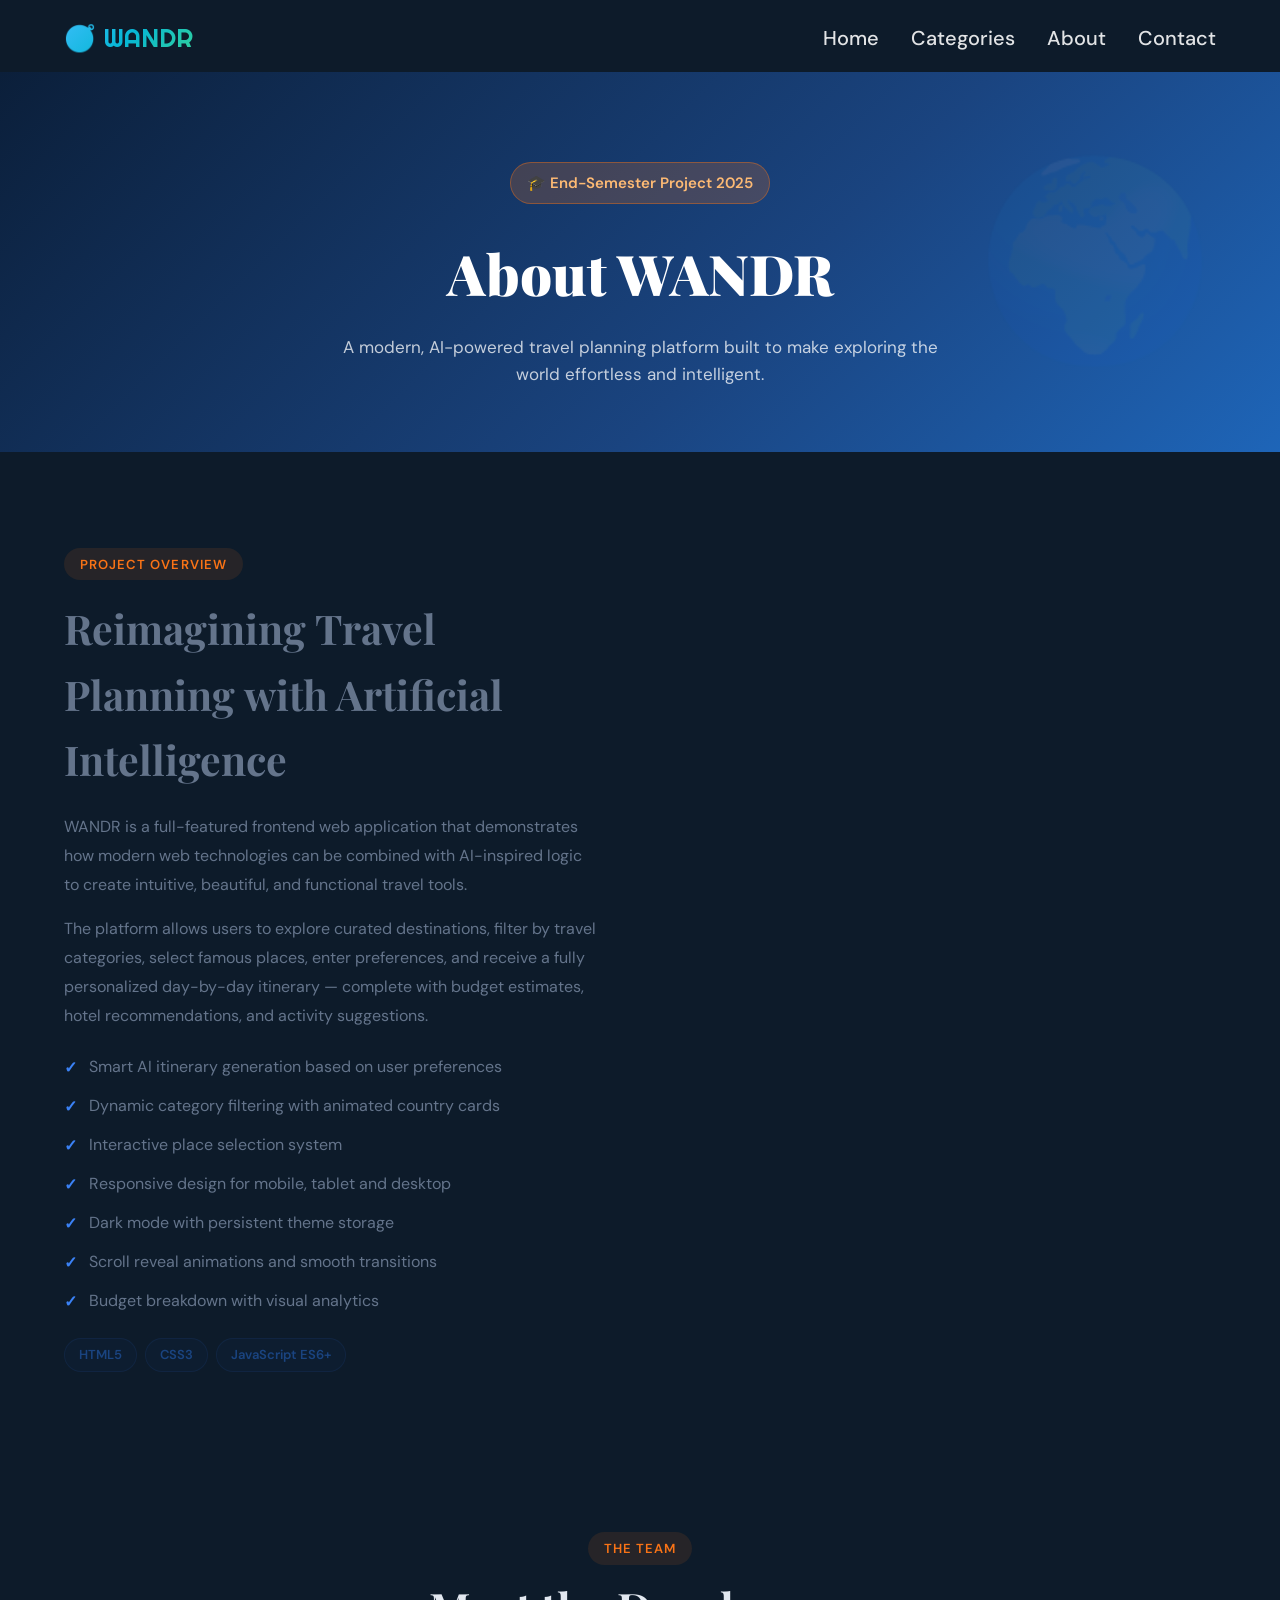
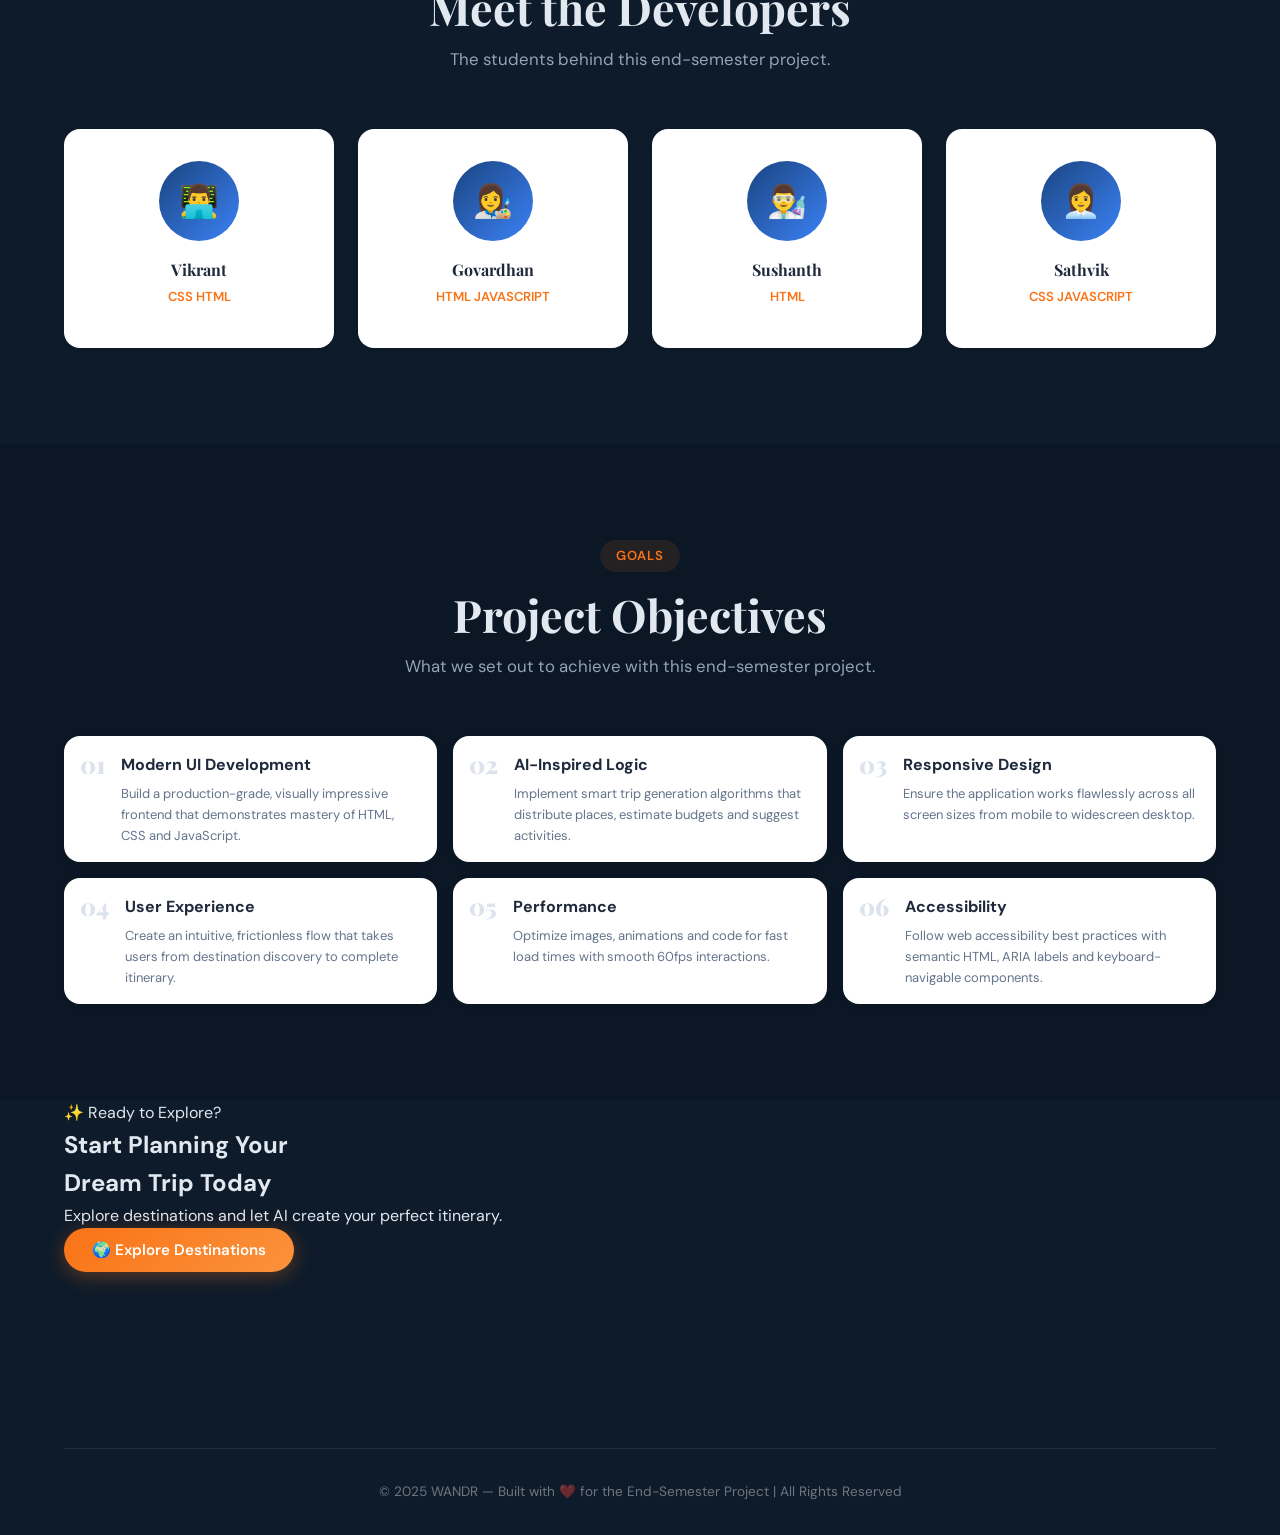
<file: about.html>
<!DOCTYPE html>
<html lang="en" data-theme="dark">
<head>
  <meta charset="UTF-8">
  <meta name="viewport" content="width=device-width, initial-scale=1.0">
  <title>About — WANDR</title>
  <link rel="stylesheet" href="style.css">
  <link rel="stylesheet" href="pages.css">
  <style>
    body { 
      padding-top: 72px; 
    }
    .about-hero {
      background: linear-gradient(135deg, #0b1f3a 0%, #1a4480 60%, #1e65b8 100%);
      padding: 90px 5% 64px; 
      text-align: center; 
      color: #ffff; 
      position: relative; 
      overflow: hidden;
    }
    .about-hero::before { 
      content: '🌍'; 
      position: absolute; 
      right: 5%; 
      top: 50%; 
      transform: translateY(-50%); 
      font-size: 192px; 
      opacity: 0.05; 
      pointer-events: none; 
    }
    .about-hero h1 { 
      font-family: 'Playfair Display', Georgia, serif; 
      font-size: clamp(33px, 5vw, 56px); 
      font-weight: 900; 
      margin-bottom: 16px; 
    }
    .about-hero p { 
      color: rgba(255,255,255,0.75); 
      font-size: 17px; 
      max-width: 600px; 
      margin: 0 auto; 
    }
    .about-badge { 
      display: inline-block; 
      background: rgba(249,115,22,0.2); 
      border: 1px solid rgba(249,115,22,0.4); 
      color: #fdba74; 
      padding: 8px 16px; 
      border-radius: 50px; 
      font-size: 15px; 
      font-weight: 600;; 
      margin-bottom: 24px; 
    }
    .features-list { 
      list-style: none; 
      margin-top: 24px; 
    }
    .features-list li { 
      display: flex; 
      align-items: flex-start; 
      gap: 12px; 
      margin-bottom: 14px; 
      font-size: 16px; 
      color: #64748b; 
      line-height: 1.5; 
    }
    .features-list li::before { 
      content: '✓'; 
      color: #3b82f6; 
      font-weight: 700; 
      flex-shrink: 0; 
      margin-top: 1px; 
    }
  </style>
</head>
<body id="about-page">

<nav class="navbar scrolled" id="navbar">
  <div class="nav-logo" onclick="goHome()" style="cursor:pointer">🧭 WANDR</div>
  <ul class="nav-links">
    <li><a href="index.html">Home</a></li>
    <li><a href="#categories">Categories</a></li>
    <li><a href="about.html">About</a></li>
    <li><a href="contact.html">Contact</a></li>
  </ul>
  <div class="nav-toggle"><span></span><span></span><span></span></div>
</nav>

<div class="about-hero">
  <div class="about-badge">🎓 End-Semester Project 2025</div>
  <h1>About WANDR</h1>
  <p>A modern, AI-powered travel planning platform built to make exploring the world effortless and intelligent.</p>
</div>

<!-- About Section -->
<section class="about-section">
  <div class="about-grid">
    <div class="about-text reveal">
      <div class="section-tag">Project Overview</div>
      <h2>Reimagining Travel Planning with Artificial Intelligence</h2>
      <p>WANDR is a full-featured frontend web application that demonstrates how modern web technologies can be combined with AI-inspired logic to create intuitive, beautiful, and functional travel tools.</p>
      <p>The platform allows users to explore curated destinations, filter by travel categories, select famous places, enter preferences, and receive a fully personalized day-by-day itinerary — complete with budget estimates, hotel recommendations, and activity suggestions.</p>
      <div class="features-list">
        <li>Smart AI itinerary generation based on user preferences</li>
        <li>Dynamic category filtering with animated country cards</li>
        <li>Interactive place selection system</li>
        <li>Responsive design for mobile, tablet and desktop</li>
        <li>Dark mode with persistent theme storage</li>
        <li>Scroll reveal animations and smooth transitions</li>
        <li>Budget breakdown with visual analytics</li>
      </div>
      <div class="tech-tags" style="margin: top 32px;">
        <span class="tech-tag">HTML5</span>
        <span class="tech-tag">CSS3</span>
        <span class="tech-tag">JavaScript ES6+</span>
      </div>
    </div>
  </div>
</section>

<!-- Team -->
<section class="team-section">
  <div class="section-header">
    <div class="section-tag">The Team</div>
    <h2 class="section-title">Meet the Developers</h2>
    <p class="section-sub">The students behind this end-semester project.</p>
  </div>
  <div class="team-grid">
    <div class="team-card reveal">
      <div class="team-avatar">👨‍💻</div>
      <div class="team-name">Vikrant</div>
      <div class="team-role">CSS HTML</div>
    </div>
    <div class="team-card reveal reveal-delay-1">
      <div class="team-avatar">👩‍🎨</div>
      <div class="team-name">Govardhan</div>
      <div class="team-role">HTML JAVASCRIPT</div>
    </div>
    <div class="team-card reveal reveal-delay-2">
      <div class="team-avatar">👨‍🔬</div>
      <div class="team-name">Sushanth</div>
      <div class="team-role">HTML</div>
    </div>
    <div class="team-card reveal reveal-delay-3">
      <div class="team-avatar">👩‍💼</div>
      <div class="team-name">Sathvik</div>
      <div class="team-role">CSS JAVASCRIPT</div>
    </div>
  </div>
</section>

<!-- Objectives -->
<section class="objectives-section">
  <div class="section-header">
    <div class="section-tag">Goals</div>
    <h2 class="section-title">Project Objectives</h2>
    <p class="section-sub">What we set out to achieve with this end-semester project.</p>
  </div>
  <div class="objectives-grid">
    <div class="obj-card reveal">
      <div class="obj-num">01</div>
      <div class="obj-text"><h4>Modern UI Development</h4><p>Build a production-grade, visually impressive frontend that demonstrates mastery of HTML, CSS and JavaScript.</p></div>
    </div>
    <div class="obj-card reveal reveal-delay-1">
      <div class="obj-num">02</div>
      <div class="obj-text"><h4>AI-Inspired Logic</h4><p>Implement smart trip generation algorithms that distribute places, estimate budgets and suggest activities.</p></div>
    </div>
    <div class="obj-card reveal reveal-delay-2">
      <div class="obj-num">03</div>
      <div class="obj-text"><h4>Responsive Design</h4><p>Ensure the application works flawlessly across all screen sizes from mobile to widescreen desktop.</p></div>
    </div>
    <div class="obj-card reveal">
      <div class="obj-num">04</div>
      <div class="obj-text"><h4>User Experience</h4><p>Create an intuitive, frictionless flow that takes users from destination discovery to complete itinerary.</p></div>
    </div>
    <div class="obj-card reveal reveal-delay-1">
      <div class="obj-num">05</div>
      <div class="obj-text"><h4>Performance</h4><p>Optimize images, animations and code for fast load times with smooth 60fps interactions.</p></div>
    </div>
    <div class="obj-card reveal reveal-delay-2">
      <div class="obj-num">06</div>
      <div class="obj-text"><h4>Accessibility</h4><p>Follow web accessibility best practices with semantic HTML, ARIA labels and keyboard-navigable components.</p></div>
    </div>
  </div>
</section>

<!-- CTA -->
<div class="cta-section" style="margin:0 5% 6rem">
  <div>
    <div class="cta-tag">✨ Ready to Explore?</div>
    <h2>Start Planning Your<br>Dream Trip Today</h2>
    <p>Explore destinations and let AI create your perfect itinerary.</p>
  </div>
  <div class="cta-actions">
    <button class="btn btn-primary" onclick="goHome()">🌍 Explore Destinations</button>
  </div>
</div>

<footer>
  <div class="footer-bottom">
    <p>© 2025 WANDR — Built with ❤️ for the End-Semester Project | All Rights Reserved</p>
  </div>
</footer>

<script src="pages.js"></script>
</body>
</html>
</file>
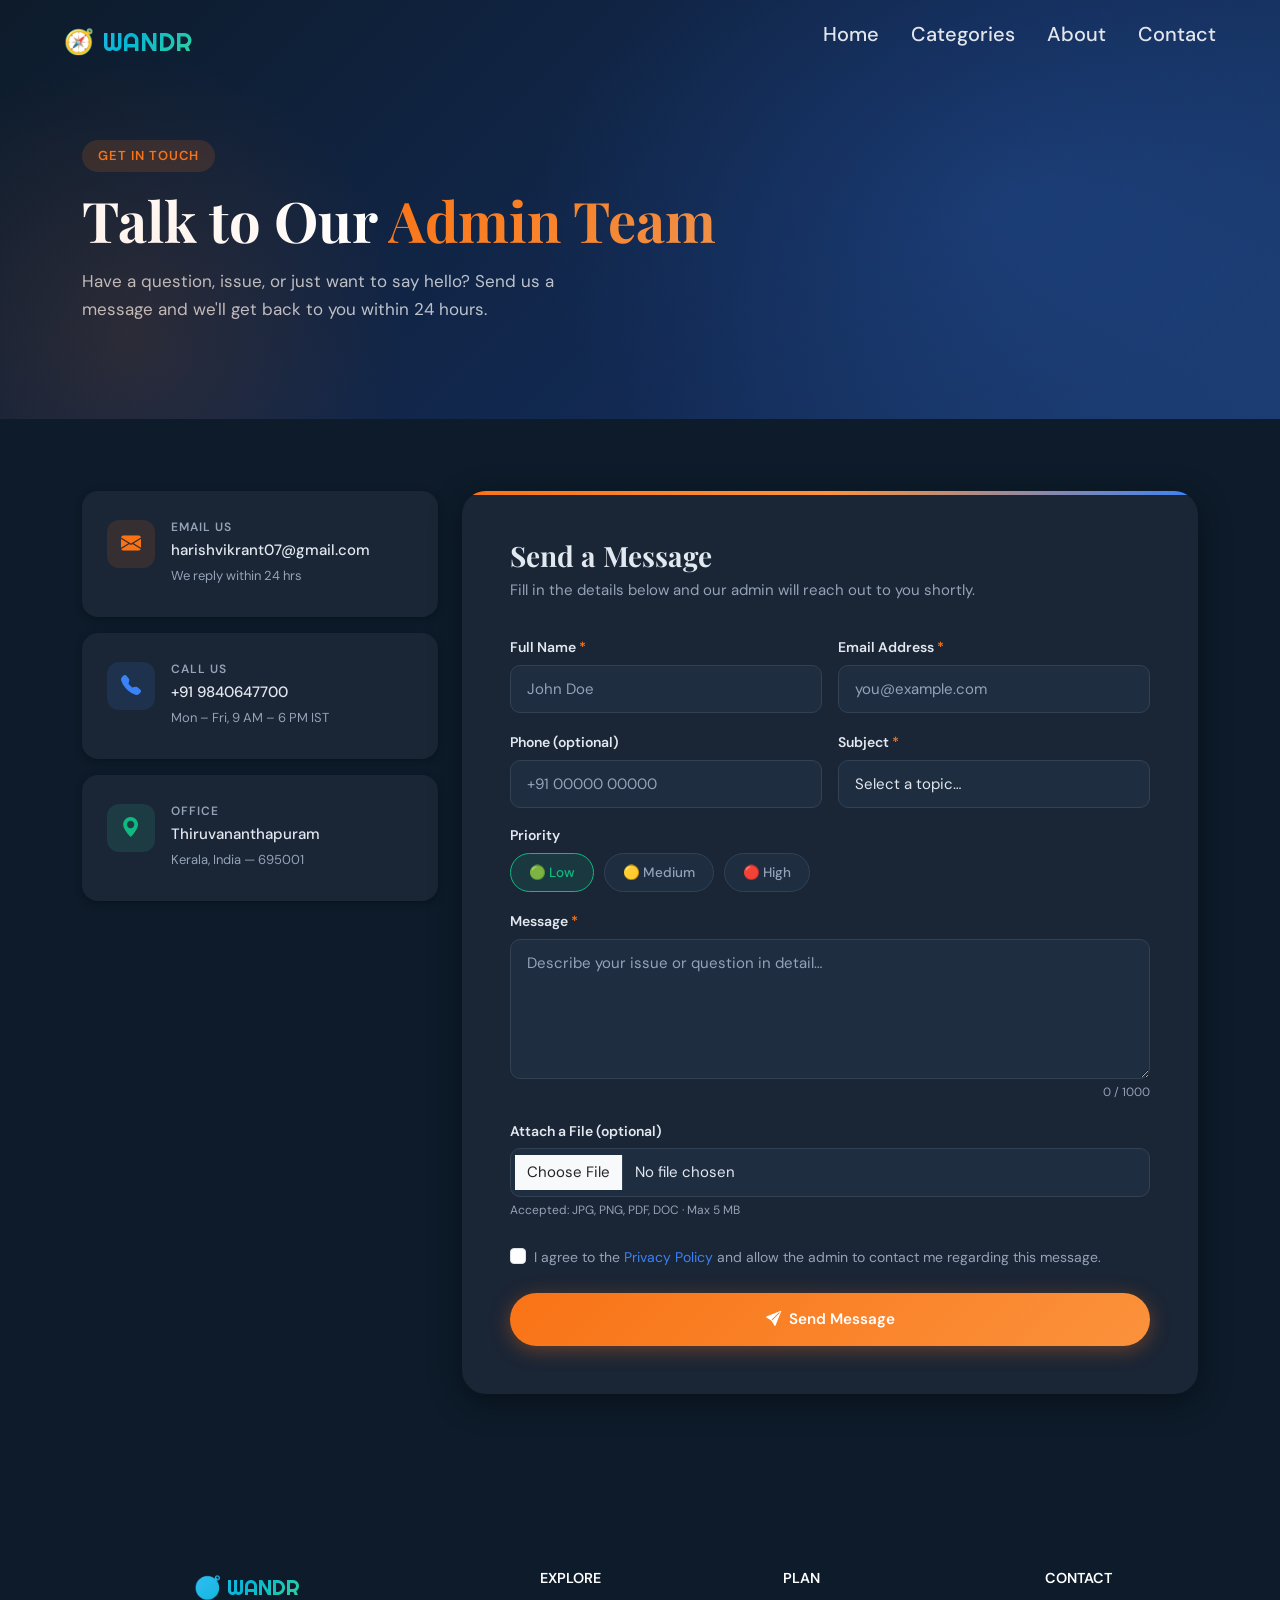
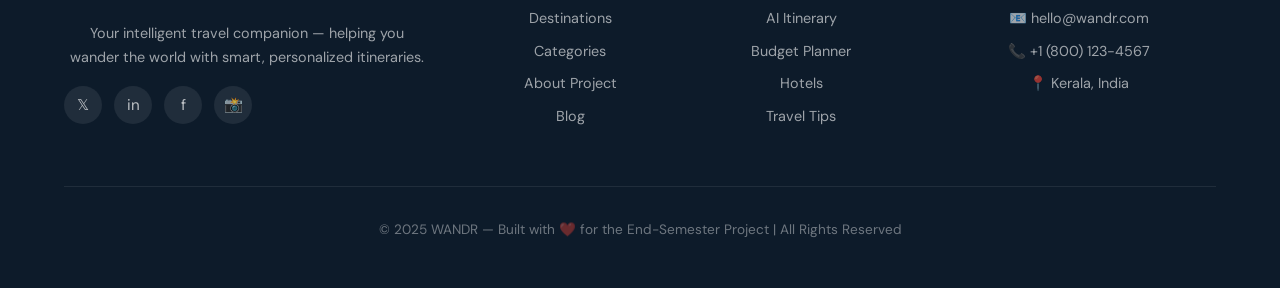
<file: contact.html>
<!DOCTYPE html>
<html lang="en" data-theme="dark">
<head>
  <meta charset="UTF-8" />
  <meta name="viewport" content="width=device-width, initial-scale=1.0" />
  <title>Contact Us</title>

  <!-- Google Fonts -->
  <link rel="preconnect" href="https://fonts.googleapis.com" />
  <link rel="preconnect" href="https://fonts.gstatic.com" crossorigin />
  <link href="https://fonts.googleapis.com/css2?family=Righteous&family=Playfair+Display:wght@400;600;700;900&family=DM+Sans:wght@300;400;500;600&display=swap" rel="stylesheet" />

  <!-- Bootstrap 5 -->
  <link href="https://cdn.jsdelivr.net/npm/bootstrap@5.3.3/dist/css/bootstrap.min.css" rel="stylesheet" />

  <!-- Bootstrap Icons -->
  <link href="https://cdn.jsdelivr.net/npm/bootstrap-icons@1.11.3/font/bootstrap-icons.min.css" rel="stylesheet" />

  <style>
    /* ── Design tokens (matching styles.css) ── */
    :root {
      --navy:         #0b1f3a;
      --navy-mid:     #122952;
      --blue:         #1a4480;
      --sky:          #3b82f6;
      --orange:       #f97316;
      --amber:        #fb923c;
      --white:        #ffffff;
      --off-white:    #f8fafc;
      --gray-100:     #f1f5f9;
      --gray-300:     #cbd5e1;
      --gray-500:     #64748b;
      --text:         #1e293b;
      --text-light:   #64748b;
      --card-bg:      #ffffff;
      --shadow-sm:    0 2px 8px rgba(0,0,0,0.08);
      --shadow-md:    0 8px 32px rgba(0,0,0,0.12);
      --shadow-lg:    0 20px 60px rgba(0,0,0,0.18);
      --radius-md:    16px;
      --transition:   all 0.35s cubic-bezier(0.4,0,0.2,1);
      --font-display: 'Playfair Display', Georgia, serif;
      --font-body:    'DM Sans', -apple-system, sans-serif;
      --font-logo:    'Righteous', cursive;
    }
    [data-theme="dark"] {
      --navy:       #0d1b2a;
      --card-bg:    #1a2535;
      --off-white:  #0d1b2a;
      --gray-100:   #1e2d40;
      --gray-300:   #334155;
      --gray-500:   #94a3b8;
      --text:       #e2e8f0;
      --text-light: #94a3b8;
      --shadow-sm:  0 2px 8px rgba(0,0,0,0.3);
      --shadow-md:  0 8px 32px rgba(0,0,0,0.4);
    }

    *, *::before, *::after { box-sizing: border-box; margin: 0; padding: 0; }
    body {
      font-family: var(--font-body);
      background: var(--off-white);
      color: var(--text);
      min-height: 100vh;
      overflow-x: hidden;
      transition: background 0.3s, color 0.3s;
    }
    /* ── Hero banner ── */
    .contact-hero {
      background: linear-gradient(135deg, var(--navy) 0%, var(--navy-mid) 60%, #1a3a6e 100%);
      padding: 140px 5% 80px;
      position: relative;
      overflow: hidden;
    }
    .contact-hero::before {
      content: '';
      position: absolute;
      inset: 0;
      background:
        radial-gradient(ellipse 700px 500px at 80% 50%, rgba(59,130,246,0.18) 0%, transparent 70%),
        radial-gradient(ellipse 400px 400px at 10% 80%, rgba(249,115,22,0.12) 0%, transparent 70%);
      pointer-events: none;
    }
    .contact-hero .section-tag {
      display: inline-block;
      background: rgba(249,115,22,0.15);
      color: #f97316;
      padding: 5.6px 16px;
      border-radius: 50px;
      font-size: 13px;
      font-weight: 600;
      letter-spacing: 0.08em;
      text-transform: uppercase;
      margin-bottom: 16px;
    }
    .contact-hero h1 {
      font-family: var(--font-display);
      font-size: clamp(36px, 5vw, 56px);
      font-weight: 700;
      color: #ffffff;
      line-height: 1.15;
      margin-bottom: 16px;
    }
    .contact-hero h1 span {
      background: linear-gradient(135deg, #f97316, #fb923c);
      -webkit-background-clip: text;
      -webkit-text-fill-color: transparent;
      background-clip: text;
    }
    .contact-hero p {
      font-size: 17px;
      color: rgba(255,255,255,0.72);
      max-width: 520px;
    }

    /* ── Main section ── */
    .contact-section {
      padding: 72px 5% 96px;
    }

    /* ── Info cards ── */
    .info-card {
      background: var(--card-bg);
      border-radius: var(--radius-md);
      box-shadow: var(--shadow-sm);
      padding: 28px 24px;
      display: flex;
      align-items: flex-start;
      gap: 16px;
      transition: var(--transition);
      border: 1px solid transparent;
    }
    .info-card:hover {
      transform: translateY(-4px);
      box-shadow: var(--shadow-md);
      border-color: rgba(59,130,246,0.15);
    }
    .info-icon {
      width: 48px;
      height: 48px;
      border-radius: 12px;
      display: flex;
      align-items: center;
      justify-content: center;
      font-size: 20px;
      flex-shrink: 0;
    }
    .info-icon.orange { background: rgba(249,115,22,0.12); color: #f97316; }
    .info-icon.blue   { background: rgba(59,130,246,0.12);  color: #3b82f6; }
    .info-icon.green  { background: rgba(52,211,153,0.12);  color: #10b981; }
    .info-card h6 {
      font-size: 12px;
      font-weight: 600;
      text-transform: uppercase;
      letter-spacing: 0.08em;
      color: var(--text-light);
      margin-bottom: 4px;
    }
    .info-card p {
      font-size: 15px;
      font-weight: 500;
      color: var(--text);
      margin: 0;
    }
    .info-card small {
      font-size: 13px;
      color: var(--text-light);
    }

    /* ── Form card ── */
    .form-card {
      background: var(--card-bg);
      border-radius: 24px;
      box-shadow: var(--shadow-md);
      padding: 48px;
      position: relative;
      overflow: hidden;
    }
    .form-card::before {
      content: '';
      position: absolute;
      top: 0; left: 0; right: 0;
      height: 4px;
      background: linear-gradient(90deg, #f97316, #fb923c, #3b82f6);
    }
    .form-card h2 {
      font-family: var(--font-display);
      font-size: 28px;
      font-weight: 700;
      color: var(--text);
      margin-bottom: 6px;
    }
    .form-card .subtitle {
      font-size: 15px;
      color: var(--text-light);
      margin-bottom: 32px;
    }

    /* Bootstrap form overrides */
    .form-label {
      font-size: 14px;
      font-weight: 600;
      color: var(--text);
      margin-bottom: 6px;
    }
    .form-control, .form-select {
      background: var(--gray-100);
      border: 1.5px solid var(--gray-300);
      border-radius: 10px;
      color: var(--text);
      font-family: var(--font-body);
      font-size: 15px;
      padding: 12px 16px;
      transition: var(--transition);
    }
    .form-control:focus, .form-select:focus {
      background: var(--card-bg);
      border-color: #3b82f6;
      box-shadow: 0 0 0 3px rgba(59,130,246,0.15);
      color: var(--text);
      outline: none;
    }
    .form-control::placeholder { color: var(--gray-500); }
    textarea.form-control { resize: vertical; min-height: 140px; }
    .form-control.is-invalid { border-color: #ef4444; }
    .invalid-feedback { font-size: 13px; color: #ef4444; }

    /* Priority badges */
    .priority-group {
      display: flex;
      gap: 10px;
      flex-wrap: wrap;
    }
    .priority-btn {
      padding: 8px 18px;
      border-radius: 50px;
      border: 1.5px solid var(--gray-300);
      background: var(--gray-100);
      color: var(--text-light);
      font-family: var(--font-body);
      font-size: 13.5px;
      font-weight: 500;
      cursor: pointer;
      transition: var(--transition);
    }
    .priority-btn:hover { border-color: #3b82f6; color: #3b82f6; }
    .priority-btn.active-low    { background: rgba(16,185,129,0.12); border-color: #10b981; color: #10b981; }
    .priority-btn.active-medium { background: rgba(249,115,22,0.12); border-color: #f97316; color: #f97316; }
    .priority-btn.active-high   { background: rgba(239,68,68,0.12);  border-color: #ef4444; color: #ef4444; }

    /* Submit button */
    .btn-submit {
      background: linear-gradient(135deg, #f97316, #fb923c);
      color: #ffffff;
      border: none;
      border-radius: 50px;
      padding: 14px 36px;
      font-family: var(--font-body);
      font-size: 15.2px;
      font-weight: 600;
      box-shadow: 0 4px 20px rgba(249,115,22,0.35);
      transition: var(--transition);
      width: 100%;
      display: flex;
      align-items: center;
      justify-content: center;
      gap: 8px;
    }
    .btn-submit:hover:not(:disabled) {
      transform: translateY(-3px);
      box-shadow: 0 8px 30px rgba(249,115,22,0.45);
    }
    .btn-submit:disabled { opacity: 0.7; cursor: not-allowed; }

    /* char counter */
    .char-counter {
      font-size: 12px;
      color: var(--text-light);
      text-align: right;
      margin-top: 4px;
    }
    .char-counter.warn { color: #f97316; }
    .char-counter.over { color: #ef4444; }

    /* ── Success state ── */
    .success-overlay {
      display: none;
      flex-direction: column;
      align-items: center;
      justify-content: center;
      text-align: center;
      padding: 48px 24px;
    }
    .success-overlay.show { display: flex; }
    .success-icon {
      width: 80px; height: 80px;
      border-radius: 50%;
      background: linear-gradient(135deg, #10b981, #34d399);
      display: flex; align-items: center; justify-content: center;
      font-size: 36px; color: #fff;
      margin-bottom: 24px;
      animation: popIn 0.5s cubic-bezier(0.34,1.56,0.64,1);
    }
    @keyframes popIn {
      from { transform: scale(0); opacity: 0; }
      to   { transform: scale(1); opacity: 1; }
    }
    .success-overlay h3 {
      font-family: var(--font-display);
      font-size: 26px;
      font-weight: 700;
      color: var(--text);
      margin-bottom: 10px;
    }
    .success-overlay p {
      font-size: 15px;
      color: var(--text-light);
      max-width: 340px;
      margin-bottom: 24px;
    }
    .btn-reset {
      background: transparent;
      color: #3b82f6;
      border: 2px solid #3b82f6;
      border-radius: 50px;
      padding: 10px 28px;
      font-family: var(--font-body);
      font-size: 14px;
      font-weight: 600;
      cursor: pointer;
      transition: var(--transition);
    }
    .btn-reset:hover { background: #3b82f6; color: #fff; }

    /* ── Toast ── */
    .custom-toast {
      position: fixed;
      bottom: 80px; right: 24px;
      z-index: 9000;
      background: var(--navy);
      color: #ffffff;
      padding: 13.6px 24px;
      border-radius: 8px;
      box-shadow: var(--shadow-md);
      font-size: 14.4px;
      font-weight: 500;
      border-left: 4px solid #f97316;
      transform: translateX(140%);
      transition: transform 0.4s cubic-bezier(0.4,0,0.2,1);
      min-width: 240px;
    }
    .custom-toast.show { transform: translateX(0); }

    /* ── Footer ── */
    footer {
      background: var(--navy);
      color: rgba(255,255,255,0.75);
      padding: 40px 5% 24px;
      text-align: center;
    }
    footer .nav-logo {
      font-family: var(--font-logo);
      font-size: 22px;
      background: linear-gradient(135deg, #38bdf8 0%, #06b6d4 50%, #34d399 100%);
      -webkit-background-clip: text;
      -webkit-text-fill-color: transparent;
      background-clip: text;
      display: inline-block;
      margin-bottom: 8px;
    }
    footer p {
      font-size: 13.6px;
      color: rgba(255,255,255,0.4);
    }

    /* ── Reveal animation ── */
    .reveal {
      opacity: 0;
      transform: translateY(32px);
      transition: opacity 0.65s ease, transform 0.65s ease;
    }
    .reveal.visible { opacity: 1; transform: translateY(0); }
    .reveal-delay-1 { transition-delay: 0.1s; }
    .reveal-delay-2 { transition-delay: 0.2s; }
    .reveal-delay-3 { transition-delay: 0.3s; }

    @media (max-width: 768px) {
      .form-card { padding: 28px 20px; }
      .contact-section { padding: 48px 5% 64px; }
    }
  </style>
</head>
<body>

<head>
  <meta charset="UTF-8">
  <meta name="viewport" content="width=device-width, initial-scale=1.0">
  <title>WANDR — Plan Your Dream Trip</title>
  <link rel="stylesheet" href="style.css">
  <link rel="stylesheet" href="home.css">
</head>

  <!-- ── Navbar ── -->
<nav class="navbar" id="navbar">
  <div class="nav-logo">
    <span class="logo-icon">🧭</span>
    WANDR
  </div>
  <ul class="nav-links">
    <li><a href="index.html">Home</a></li>
    <li><a href="#categories">Categories</a></li>
    <li><a href="about.html">About</a></li>
    <li><a href="contact.html">Contact</a></li>
  </ul>
  <div class="nav-toggle" aria-label="Menu">
    <span></span><span></span><span></span>
  </div>
</nav>

  <!-- ── Hero ── -->
  <section class="contact-hero">
    <div class="container">
      <div class="section-tag">Get in Touch</div>
      <h1>Talk to Our <span>Admin Team</span></h1>
      <p>Have a question, issue, or just want to say hello? Send us a message and we'll get back to you within 24 hours.</p>
    </div>
  </section>

  <!-- ── Main Content ── -->
  <section class="contact-section">
    <div class="container">
      <div class="row g-4 align-items-start">

        <!-- Left: info cards -->
        <div class="col-lg-4">
          <div class="d-flex flex-column gap-3">

            <div class="info-card reveal">
              <div class="info-icon orange"><i class="bi bi-envelope-fill"></i></div>
              <div>
                <h6>Email Us</h6>
                <p>harishvikrant07@gmail.com</p>
                <small>We reply within 24 hrs</small>
              </div>
            </div>

            <div class="info-card reveal reveal-delay-1">
              <div class="info-icon blue"><i class="bi bi-telephone-fill"></i></div>
              <div>
                <h6>Call Us</h6>
                <p>+91 9840647700</p>
                <small>Mon – Fri, 9 AM – 6 PM IST</small>
              </div>
            </div>

            <div class="info-card reveal reveal-delay-2">
              <div class="info-icon green"><i class="bi bi-geo-alt-fill"></i></div>
              <div>
                <h6>Office</h6>
                <p>Thiruvananthapuram</p>
                <small>Kerala, India — 695001</small>
              </div>
            </div>

          </div>
        </div>

        <!-- Right: form -->
        <div class="col-lg-8 reveal reveal-delay-1">
          <div class="form-card">

            <!-- Form view -->
            <div id="formView">
              <h2>Send a Message</h2>
              <p class="subtitle">Fill in the details below and our admin will reach out to you shortly.</p>

              <form id="contactForm" novalidate>

                <!-- Name + Email -->
                <div class="row g-3 mb-3">
                  <div class="col-sm-6">
                    <label class="form-label" for="fullName">Full Name <span style="color:#f97316">*</span></label>
                    <input type="text" class="form-control" id="fullName" placeholder="John Doe" required />
                    <div class="invalid-feedback">Please enter your name.</div>
                  </div>
                  <div class="col-sm-6">
                    <label class="form-label" for="email">Email Address <span style="color:#f97316">*</span></label>
                    <input type="email" class="form-control" id="email" placeholder="you@example.com" required />
                    <div class="invalid-feedback">Enter a valid email address.</div>
                  </div>
                </div>

                <!-- Phone + Subject -->
                <div class="row g-3 mb-3">
                  <div class="col-sm-6">
                    <label class="form-label" for="phone">Phone (optional)</label>
                    <input type="tel" class="form-control" id="phone" placeholder="+91 00000 00000" />
                  </div>
                  <div class="col-sm-6">
                    <label class="form-label" for="subject">Subject <span style="color:#f97316">*</span></label>
                    <select class="form-select" id="subject" required>
                      <option value="" disabled selected>Select a topic…</option>
                      <option>General Enquiry</option>
                      <option>Technical Support</option>
                      <option>Billing &amp; Payments</option>
                      <option>Account Issue</option>
                      <option>Partnership</option>
                      <option>Other</option>
                    </select>
                    <div class="invalid-feedback">Please choose a subject.</div>
                  </div>
                </div>

                <!-- Priority -->
                <div class="mb-3">
                  <label class="form-label d-block">Priority</label>
                  <div class="priority-group" id="priorityGroup">
                    <button type="button" class="priority-btn active-low" data-val="low">🟢 Low</button>
                    <button type="button" class="priority-btn" data-val="medium">🟡 Medium</button>
                    <button type="button" class="priority-btn" data-val="high">🔴 High</button>
                  </div>
                  <input type="hidden" id="priorityVal" value="low" />
                </div>

                <!-- Message -->
                <div class="mb-3">
                  <label class="form-label" for="message">Message <span style="color:#f97316">*</span></label>
                  <textarea class="form-control" id="message" placeholder="Describe your issue or question in detail…" maxlength="1000" required></textarea>
                  <div class="char-counter" id="charCounter">0 / 1000</div>
                  <div class="invalid-feedback">Please write a message (min 10 characters).</div>
                </div>

                <!-- Attachment -->
                <div class="mb-4">
                  <label class="form-label" for="attachment">Attach a File (optional)</label>
                  <input type="file" class="form-control" id="attachment" accept=".jpg,.jpeg,.png,.pdf,.doc,.docx" />
                  <div style="font-size:12px;color:var(--text-light);margin-top:4px;">Accepted: JPG, PNG, PDF, DOC · Max 5 MB</div>
                </div>

                <!-- Consent -->
                <div class="form-check mb-4">
                  <input class="form-check-input" type="checkbox" id="consent" required />
                  <label class="form-check-label" for="consent" style="font-size:14px;color:var(--text-light);">
                    I agree to the <a href="#" style="color:#3b82f6;">Privacy Policy</a> and allow the admin to contact me regarding this message.
                  </label>
                  <div class="invalid-feedback">You must agree before submitting.</div>
                </div>

                <!-- Submit -->
                <button type="submit" class="btn-submit" id="submitBtn">
                  <i class="bi bi-send-fill"></i>
                  <span id="submitLabel">Send Message</span>
                </button>

              </form>
            </div>

            <!-- Success view -->
            <div class="success-overlay" id="successView">
              <div class="success-icon"><i class="bi bi-check-lg"></i></div>
              <h3>Message Sent!</h3>
              <p>Thank you for reaching out. Our admin team has received your message and will respond within 24 hours.</p>
              <button class="btn-reset" onclick="resetForm()">
                <i class="bi bi-arrow-counterclockwise"></i> Send Another
              </button>
            </div>

          </div>
        </div>

      </div>
    </div>
  </section>

  <!-- ── Footer ── -->
  <footer>
  <div class="footer-grid">
    <div class="footer-brand">
      <div class="nav-logo">🧭 WANDR</div>
      <p>Your intelligent travel companion — helping you wander the world with smart, personalized itineraries.</p>
      <div class="social-links">
        <a href="#" class="social-link">𝕏</a>
        <a href="#" class="social-link">in</a>
        <a href="#" class="social-link">f</a>
        <a href="#" class="social-link">📸</a>
      </div>
    </div>
    <div class="footer-col">
      <h4>Explore</h4>
      <a href="#categories">Destinations</a>
      <a href="#categories">Categories</a>
      <a href="about.html">About Project</a>
      <a href="#">Blog</a>
    </div>
    <div class="footer-col">
      <h4>Plan</h4>
      <a href="#">AI Itinerary</a>
      <a href="#">Budget Planner</a>
      <a href="#">Hotels</a>
      <a href="#">Travel Tips</a>
    </div>
    <div class="footer-col">
      <h4>Contact</h4>
      <a href="#">📧 hello@wandr.com</a>
      <a href="#">📞 +1 (800) 123-4567</a>
      <a href="#">📍 Kerala, India</a>
    </div>
  </div>
  <div class="footer-bottom">
    <p>© 2025 WANDR — Built with ❤️ for the End-Semester Project | All Rights Reserved</p>
  </div>
</footer>


  <!-- Toast -->
  <div class="custom-toast" id="toast"></div>

  <!-- Bootstrap 5 JS -->
  <script src="https://cdn.jsdelivr.net/npm/bootstrap@5.3.3/dist/js/bootstrap.bundle.min.js"></script>

  <script>
    /* ── Navbar scroll ── */
    const navbar = document.getElementById('navbar');
    window.addEventListener('scroll', () => {
      navbar.classList.toggle('scrolled', window.scrollY > 40);
    });

    /* ── Reveal on scroll ── */
    const reveals = document.querySelectorAll('.reveal');
    const observer = new IntersectionObserver(entries => {
      entries.forEach(e => { if (e.isIntersecting) e.target.classList.add('visible'); });
    }, { threshold: 0.12 });
    reveals.forEach(el => observer.observe(el));

    /* ── Priority selector ── */
    const priorityBtns = document.querySelectorAll('.priority-btn');
    const priorityVal  = document.getElementById('priorityVal');
    priorityBtns.forEach(btn => {
      btn.addEventListener('click', () => {
        priorityBtns.forEach(b => b.className = 'priority-btn');
        btn.classList.add('active-' + btn.dataset.val);
        priorityVal.value = btn.dataset.val;
      });
    });

    /* ── Char counter ── */
    const messageEl  = document.getElementById('message');
    const charCounter = document.getElementById('charCounter');
    messageEl.addEventListener('input', () => {
      const len = messageEl.value.length;
      charCounter.textContent = `${len} / 1000`;
      charCounter.className = 'char-counter' + (len > 900 ? ' over' : len > 750 ? ' warn' : '');
    });

    /* ── Toast helper ── */
    function showToast(msg) {
      const toast = document.getElementById('toast');
      toast.textContent = msg;
      toast.classList.add('show');
      setTimeout(() => toast.classList.remove('show'), 3500);
    }

    /* ── Form submit ── */
    const form      = document.getElementById('contactForm');
    const submitBtn = document.getElementById('submitBtn');
    const submitLbl = document.getElementById('submitLabel');

    form.addEventListener('submit', async (e) => {
      e.preventDefault();

      // Custom validation
      let valid = true;
      const fields = ['fullName', 'email', 'subject', 'message', 'consent'];
      fields.forEach(id => {
        const el = document.getElementById(id);
        if (!el.checkValidity()) {
          el.classList.add('is-invalid');
          valid = false;
        } else {
          el.classList.remove('is-invalid');
        }
      });

      // Extra: message min length
      if (messageEl.value.trim().length < 10) {
        messageEl.classList.add('is-invalid');
        valid = false;
      }

      if (!valid) {
        showToast('⚠️ Please fix the highlighted fields.');
        return;
      }

      // File size check
      const fileInput = document.getElementById('attachment');
      if (fileInput.files[0] && fileInput.files[0].size > 5 * 1024 * 1024) {
        showToast('📎 File exceeds 5 MB limit.');
        return;
      }

      // Simulate sending
      submitBtn.disabled = true;
      submitLbl.textContent = 'Sending…';
      submitBtn.querySelector('i').className = 'bi bi-hourglass-split';

      await new Promise(r => setTimeout(r, 1800));

      // Show success
      document.getElementById('formView').style.display = 'none';
      const sv = document.getElementById('successView');
      sv.classList.add('show');
      showToast('✅ Message sent to admin!');
    });

    /* ── Reset form ── */
    function resetForm() {
      form.reset();
      document.getElementById('formView').style.display = '';
      document.getElementById('successView').classList.remove('show');
      submitBtn.disabled = false;
      submitLbl.textContent = 'Send Message';
      submitBtn.querySelector('i').className = 'bi bi-send-fill';
      charCounter.textContent = '0 / 1000';
      charCounter.className = 'char-counter';
      // reset priority
      priorityBtns.forEach(b => b.className = 'priority-btn');
      priorityBtns[0].classList.add('active-low');
      priorityVal.value = 'low';
    }

    // Remove invalid state on input
    document.querySelectorAll('.form-control, .form-select, .form-check-input').forEach(el => {
      el.addEventListener('input', () => el.classList.remove('is-invalid'));
      el.addEventListener('change', () => el.classList.remove('is-invalid'));
    });
  </script>
</body>
</html>
</file>
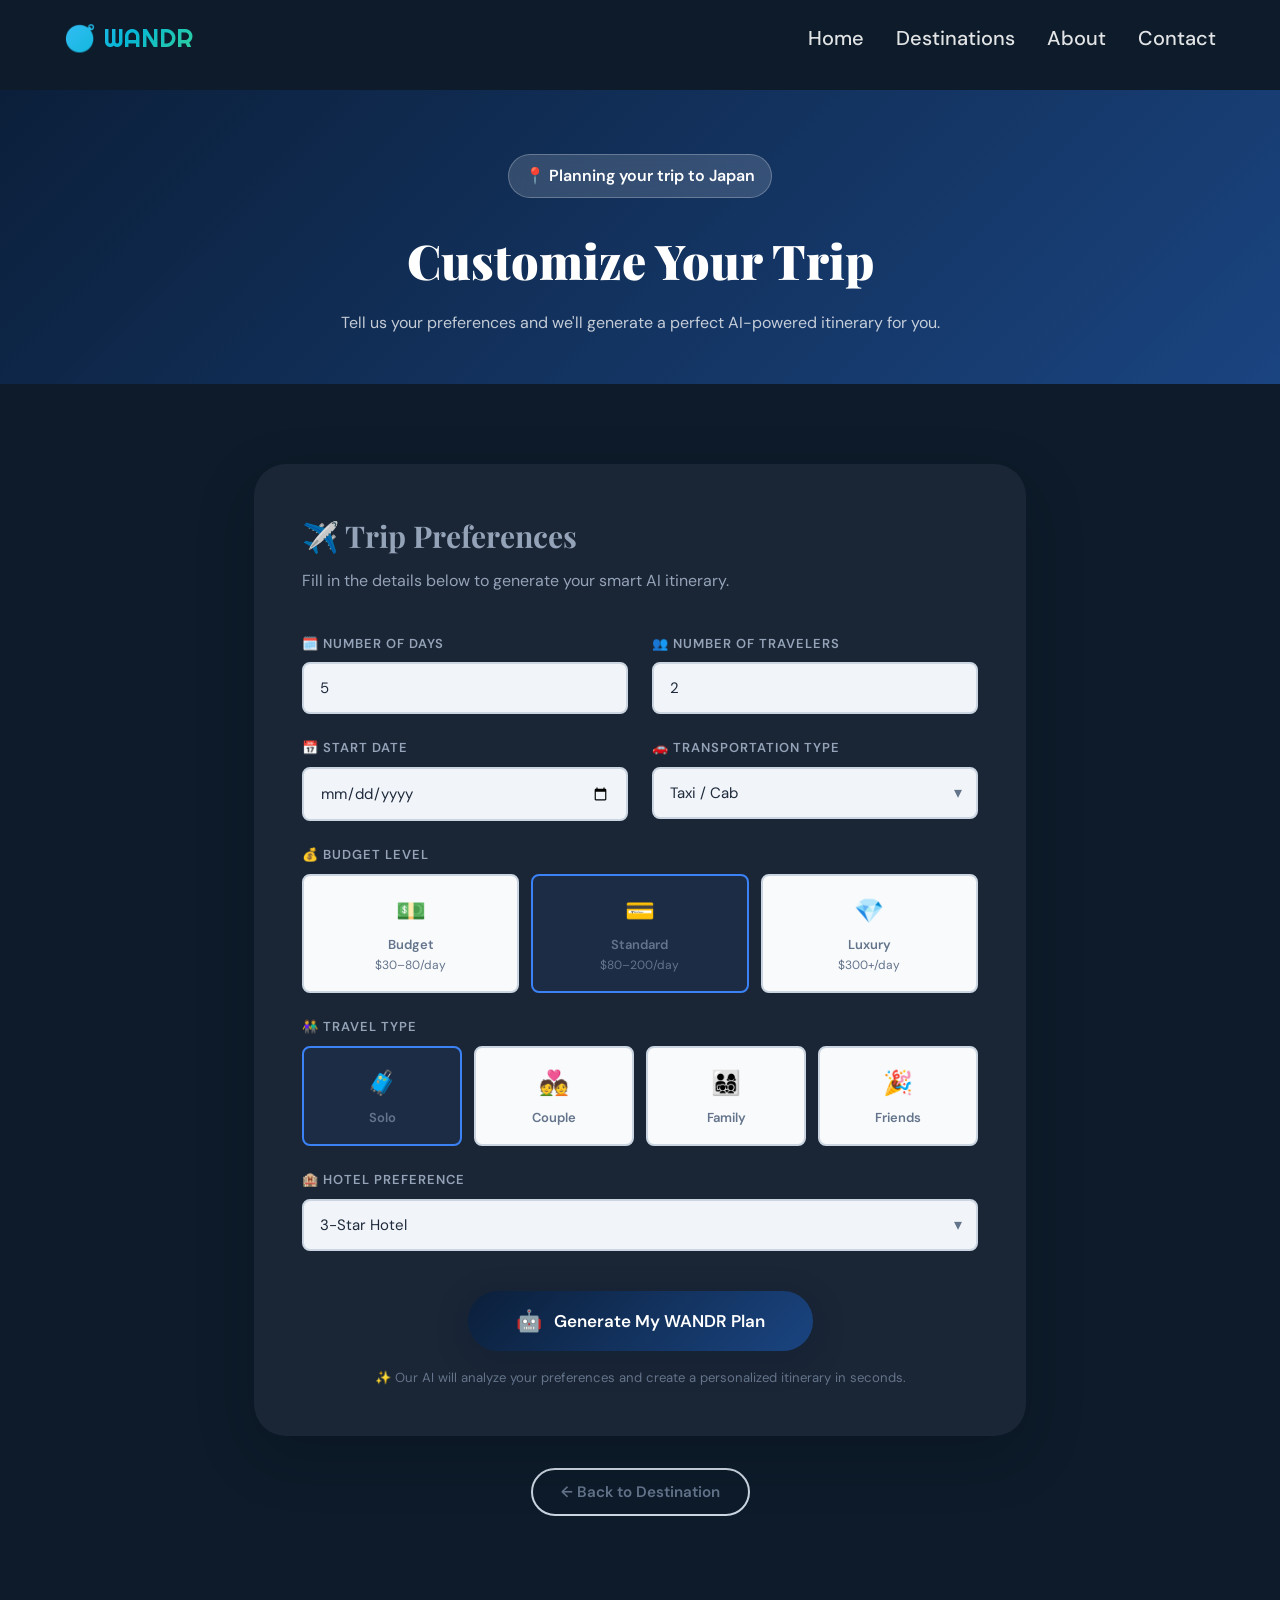
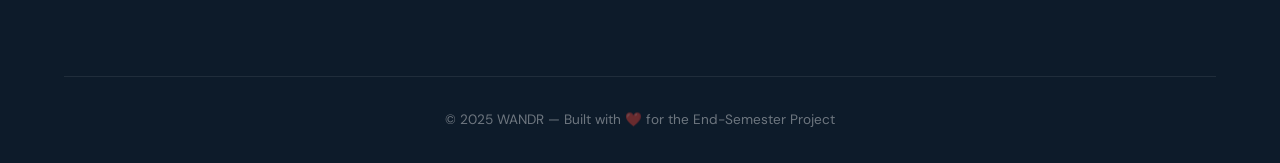
<file: trip.html>
<!DOCTYPE html>
<html lang="en" data-theme="dark">
<head>
  <meta charset="UTF-8">
  <meta name="viewport" content="width=device-width, initial-scale=1.0">
  <title>Trip Details — WANDR</title>
  <link rel="stylesheet" href="style.css">
  <link rel="stylesheet" href="pages.css">
  <style>
    body { 
      padding-top: 90px; 
    }
    .trip-page-header {
      background: linear-gradient(135deg, #0b1f3a, #1a4480);
      color: #ffffff; 
      text-align: center;
      padding: 64px 5% 48px;
    }
    .trip-page-header h1 {
      font-family: 'Playfair Display', Georgia, serif; 
      font-size: clamp(32px, 4vw, 48px);
      font-weight: 900; 
      margin-bottom: 12px;
    }
    .trip-page-header p { 
      color: rgba(255,255,255,0.75); 
      font-size: 16px; 
    }
    .trip-country-badge {
      display: inline-flex; 
      align-items: center;
      background: rgba(255,255,255,0.15); 
      backdrop-filter: blur(10px);
      border: 1px solid rgba(255,255,255,0.25);
      padding: 8px 16px; 
      border-radius: 50px;
      font-size: 16px; 
      font-weight: 600; 
      color: #ffffff;
      margin-bottom: 24px;
    }
    .select-arrow {
      position: relative;
    }
    .select-arrow::after {
      content: '▾'; 
      position: absolute; 
      right: 16px; 
      top: 50%;
      transform: translateY(-50%); 
      pointer-events: none; 
      color: #64748b;
    }
  </style>
</head>
<body id="trip-page">

<!-- Navbar -->
<nav class="navbar scrolled" id="navbar">
  <div class="nav-logo" onclick="goHome()" style="cursor:pointer">🧭 WANDR</div>
  <ul class="nav-links">
    <li><a href="index.html">Home</a></li>
    <li><a href="index.html#destinations">Destinations</a></li>
    <li><a href="about.html">About</a></li>
    <li><a href="contact.html">Contact</a></li>
  </ul>
  <div class="nav-toggle"><span></span><span></span><span></span></div>
</nav>

<!-- Page Header -->
<div class="trip-page-header">
  <div class="trip-country-badge" id="trip-country-name">📍 Planning Your Trip</div>
  <h1>Customize Your Trip</h1>
  <p>Tell us your preferences and we'll generate a perfect AI-powered itinerary for you.</p>
</div>

<!-- Form -->
<section class="trip-form-section">
  <div class="form-card reveal">
    <div class="form-title">✈️ Trip Preferences</div>
    <div class="form-subtitle">Fill in the details below to generate your smart AI itinerary.</div>

    <!-- Row 1: Days & Travelers -->
    <div class="form-grid">
      <div class="form-group">
        <label class="form-label">🗓️ Number of Days</label>
        <input type="number" class="form-input" id="num-days" min="1" max="30" placeholder="e.g. 5" value="5">
      </div>
      <div class="form-group">
        <label class="form-label">👥 Number of Travelers</label>
        <input type="number" class="form-input" id="num-travelers" min="1" max="50" placeholder="e.g. 2" value="2">
      </div>
      <div class="form-group">
        <label class="form-label">📅 Start Date</label>
        <input type="date" class="form-input" id="start-date">
      </div>
      <div class="form-group">
        <label class="form-label">🚗 Transportation Type</label>
        <div class="select-arrow">
          <select class="form-select" id="transport-type">
            <option value="public">Public Transport</option>
            <option value="taxi" selected>Taxi / Cab</option>
            <option value="rental">Rental Car</option>
            <option value="guided">Guided Tour Bus</option>
          </select>
        </div>
      </div>
    </div>

    <!-- Budget -->
    <div class="form-group" style="margin-bottom:1.5rem">
      <label class="form-label">💰 Budget Level</label>
      <div class="option-cards cols-3">
        <div class="option-card" data-val="low" onclick="this.closest('.option-cards').querySelectorAll('.option-card').forEach(c=>c.classList.remove('active'));this.classList.add('active')">
          <div class="option-icon">💵</div>
          <div class="option-label">Budget</div>
          <div class="option-desc">$30–80/day</div>
        </div>
        <div class="option-card active" data-val="medium" onclick="this.closest('.option-cards').querySelectorAll('.option-card').forEach(c=>c.classList.remove('active'));this.classList.add('active')">
          <div class="option-icon">💳</div>
          <div class="option-label">Standard</div>
          <div class="option-desc">$80–200/day</div>
        </div>
        <div class="option-card" data-val="luxury" onclick="this.closest('.option-cards').querySelectorAll('.option-card').forEach(c=>c.classList.remove('active'));this.classList.add('active')">
          <div class="option-icon">💎</div>
          <div class="option-label">Luxury</div>
          <div class="option-desc">$300+/day</div>
        </div>
      </div>
    </div>

    <!-- Travel Type -->
    <div class="form-group" style="margin-bottom:1.5rem">
      <label class="form-label">👫 Travel Type</label>
      <div class="option-cards cols-4">
        <div class="option-card active" data-val="solo" onclick="this.closest('.option-cards').querySelectorAll('.option-card').forEach(c=>c.classList.remove('active'));this.classList.add('active')">
          <div class="option-icon">🧳</div>
          <div class="option-label">Solo</div>
        </div>
        <div class="option-card" data-val="couple" onclick="this.closest('.option-cards').querySelectorAll('.option-card').forEach(c=>c.classList.remove('active'));this.classList.add('active')">
          <div class="option-icon">💑</div>
          <div class="option-label">Couple</div>
        </div>
        <div class="option-card" data-val="family" onclick="this.closest('.option-cards').querySelectorAll('.option-card').forEach(c=>c.classList.remove('active'));this.classList.add('active')">
          <div class="option-icon">👨‍👩‍👧‍👦</div>
          <div class="option-label">Family</div>
        </div>
        <div class="option-card" data-val="friends" onclick="this.closest('.option-cards').querySelectorAll('.option-card').forEach(c=>c.classList.remove('active'));this.classList.add('active')">
          <div class="option-icon">🎉</div>
          <div class="option-label">Friends</div>
        </div>
      </div>
    </div>

    <!-- Hotel Preference -->
    <div class="form-group full-width" style="margin-bottom:2rem">
      <label class="form-label">🏨 Hotel Preference</label>
      <div class="select-arrow">
        <select class="form-select" id="hotel-pref">
          <option value="hostel">Hostel / Budget Stay</option>
          <option value="3star" selected>3-Star Hotel</option>
          <option value="4star">4-Star Hotel</option>
          <option value="5star">5-Star Luxury</option>
          <option value="resort">Resort & Spa</option>
          <option value="airbnb">Airbnb / Homestay</option>
        </select>
      </div>
    </div>

    <!-- Submit -->
    <div class="form-submit">
      <button class="generate-btn" onclick="generateTrip()">
        <span class="btn-icon">🤖</span>
        Generate My WANDR Plan
      </button>
      <p style="margin-top:1rem;font-size:0.82rem;color:#64748b">
        ✨ Our AI will analyze your preferences and create a personalized itinerary in seconds.
      </p>
    </div>
  </div>

  <!-- Back button -->
  <div style="text-align:center;margin-top:2rem">
    <button class="btn btn-outline" onclick="goBack()" style="color:#64748b;border-color:#cbd5e1">← Back to Destination</button>
  </div>
</section>

<!-- Footer -->
<footer>
  <div class="footer-bottom">
    <p>© 2025 WANDR — Built with ❤️ for the End-Semester Project</p>
  </div>
</footer>

<script src="pages.js"></script>
</body>
</html>
</file>
<file: style.css>
@import url('https://fonts.googleapis.com/css2?family=Righteous&family=Playfair+Display:wght@400;600;700;900&family=DM+Sans:wght@300;400;500;600&display=swap');
:root {
  --navy:       #0b1f3a;
  --navy-mid:   #122952;
  --blue:       #1a4480;
  --sky:        #3b82f6;
  --orange:     #f97316;
  --amber:      #fb923c;
  --white:      #ffffff;
  --off-white:  #f8fafc;
  --gray-100:   #f1f5f9;
  --gray-300:   #cbd5e1;
  --gray-500:   #64748b;
  --gray-700:   #334155;
  --text:       #1e293b;
  --text-light: #64748b;
  --card-bg:    #ffffff;
  --shadow-sm:  0 2px 8px rgba(0,0,0,0.08);
  --shadow-md:  0 8px 32px rgba(0,0,0,0.12);
  --shadow-lg:  0 20px 60px rgba(0,0,0,0.18);
  --radius-sm:  8px;
  --radius-md:  16px;
  --radius-lg:  24px;
  --radius-xl:  32px;
  --transition: all 0.35s cubic-bezier(0.4,0,0.2,1);
  --font-display: 'Playfair Display', Georgia, serif;
  --font-body:    'DM Sans', -apple-system, sans-serif;
  --font-logo:    'Righteous', cursive;
}

[data-theme="dark"] {
  --navy:       #0d1b2a;
  --card-bg:    #1a2535;
  --off-white:  #0d1b2a;
  --gray-100:   #1e2d40;
  --gray-300:   #334155;
  --gray-500:   #94a3b8;
  --text:       #e2e8f0;
  --text-light: #94a3b8;
  --shadow-sm:  0 2px 8px rgba(0,0,0,0.3);
  --shadow-md:  0 8px 32px rgba(0,0,0,0.4);
}

*, *::before, *::after { 
  box-sizing: border-box; 
  margin: 0; 
  padding: 0; 
}
html { 
  scroll-behavior: smooth; 
  font-size: 16px; 
}
body {
  font-family: var(--font-body);
  color: var(--text);
  background: var(--off-white);
  line-height: 1.6;
  overflow-x: hidden;
  transition: background 0.3s, color 0.3s;
}
img { 
  max-width: 100%; 
  display: block; 
}
a { 
  text-decoration: none; 
  color: inherit; 
}
ul { 
  list-style: none; 
}
button { 
  cursor: pointer; 
  border: none; 
  outline: none; 
  font-family: var(--font-body); 
}

.navbar {
  position: fixed; 
  top: 0; 
  left: 0; 
  right: 0; 
  z-index: 1000;
  display: flex; 
  align-items: center; 
  justify-content: space-between;
  padding: 18px 5%;
  background: transparent;
  transition: var(--transition);
}
.navbar.scrolled {
  background: var(--navy);
  box-shadow: 0 4px 24px rgba(0,0,0,0.25);
  padding: 8px 5%;
}
.nav-logo {
  font-family: var(--font-logo);
  font-size: 1.6rem; 
  font-weight: 400;
  background: linear-gradient(135deg, #38bdf8 0%, #06b6d4 50%, #34d399 100%);
  -webkit-background-clip: text;
  -webkit-text-fill-color: transparent;
  background-clip: text;
  display: flex; 
  align-items: center; 
  gap: 8px;
}
.nav-logo span { 
  background: linear-gradient(135deg, #38bdf8 0%, #06b6d4 50%, #34d399 100%);
  -webkit-background-clip: text;
  -webkit-text-fill-color: transparent;
  background-clip: text;
}
.nav-logo .logo-icon { 
  font-size: 1.5rem; 
  -webkit-text-fill-color: initial; 
}
.nav-links { 
  display: flex; 
  align-items: center; 
  gap: 32px; 
}
.nav-links a {
  color: rgba(255,255,255,0.88);
  font-size: 20px; 
  font-weight: 500;
  position: relative; 
  padding-bottom: 2px;
  transition: color 0.25s;
}
.nav-toggle { 
  display: none; 
  flex-direction: column; 
  gap: 5px; 
  cursor: pointer; 
}
.nav-toggle span {
  display: block; 
  width: 26px; 
  height: 2px;
  background: var(--white); 
  border-radius: 2px;
  transition: var(--transition);
}
.btn {
  display: inline-flex; 
  align-items: center; 
  gap: 0.5rem;
  padding: 0.75rem 1.75rem;
  border-radius: 50px; 
  font-weight: 600; 
  font-size: 0.95rem;
  transition: var(--transition); 
  cursor: pointer;
}
.btn-primary {
  background: linear-gradient(135deg, var(--orange), var(--amber));
  color: var(--white);
  box-shadow: 0 4px 20px rgba(249,115,22,0.35);
}
.btn-primary:hover { 
  transform: translateY(-3px); 
  box-shadow: 0 8px 30px rgba(249,115,22,0.45); 
}
.btn-secondary {
  background: rgba(255,255,255,0.15);
  color: var(--white); border: 2px solid rgba(255,255,255,0.4);
  backdrop-filter: blur(10px);
}
.btn-secondary:hover { 
  background: rgba(255,255,255,0.25); 
  transform: translateY(-3px); 
}
.btn-outline {
  background: transparent;
  color: var(--blue); 
  border: 2px solid var(--blue);
}
.btn-outline:hover { 
  background: var(--blue); color: var(--white); 
}
.btn-blue {
  background: linear-gradient(135deg, var(--blue), var(--sky));
  color: var(--white);
  box-shadow: 0 4px 20px rgba(26,68,128,0.3);
}
.btn-blue:hover { 
  transform: translateY(-3px); 
  box-shadow: 0 8px 30px rgba(26,68,128,0.4); 
}

.section { 
  padding: 6rem 5%; 
}
.section-header { 
  text-align: center; 
  margin-bottom: 3.5rem; 
}
.section-tag {
  display: inline-block;
  background: rgba(249,115,22,0.1); 
  color: var(--orange);
  padding: 0.35rem 1rem; 
  border-radius: 50px;
  font-size: 0.82rem; 
  font-weight: 600; 
  letter-spacing: 0.08em;
  text-transform: uppercase; 
  margin-bottom: 1rem;
}
.section-title {
  font-family: var(--font-display);
  font-size: clamp(2rem, 4vw, 2.8rem);
  font-weight: 700; 
  line-height: 1.2;
  color: var(--text); 
  margin-bottom: 0.75rem;
}
.section-sub {
  font-size: 1.05rem; 
  color: var(--text-light);
  max-width: 560px; 
  margin: 0 auto;
}
.card {
  background: var(--card-bg);
  border-radius: var(--radius-md);
  box-shadow: var(--shadow-sm);
  overflow: hidden;
  transition: var(--transition);
}
.card:hover {
  transform: translateY(-8px);
  box-shadow: var(--shadow-lg);
}
.reveal {
  opacity: 0; 
  transform: translateY(40px);
  transition: opacity 0.7s ease, 
  transform 0.7s ease;
}
.reveal.visible { 
  opacity: 1; 
  transform: translateY(0); 
}
.reveal-delay-1 { 
  transition-delay: 0.1s; 
}
.reveal-delay-2 { 
  transition-delay: 0.2s; 
}
.reveal-delay-3 { 
  transition-delay: 0.3s; 
}
.reveal-delay-4 { 
  transition-delay: 0.4s; 
}
.dark-toggle {
  position: fixed; 
  bottom: 2rem; 
  right: 1.5rem;
  z-index: 999;
  background: var(--navy);
  color: var(--white);
  border: 2px solid var(--sky);
  width: 48px; 
  height: 48px;
  border-radius: 50%;
  display: flex; 
  align-items: center; 
  justify-content: center;
  font-size: 1.2rem;
  box-shadow: var(--shadow-md);
  transition: var(--transition);
}
.dark-toggle:hover { 
  transform: scale(1.1); 
}

footer {
  background: var(--navy);
  color: rgba(255,255,255,0.75);
  padding: 5rem 5% 2rem;
}
.footer-grid {
  display: grid;
  grid-template-columns: 2fr 1fr 1fr 1.5fr;
  gap: 3rem; margin-bottom: 3rem;
}
.footer-brand .nav-logo { 
  margin-bottom: 1rem; 
}
.footer-brand p { 
  font-size: 0.9rem; 
  line-height: 1.7; 
  color: rgba(255,255,255,0.6); 
}
.footer-col h4 {
  font-size: 0.9rem; 
  font-weight: 600;
  text-transform: uppercase; 
  color: var(--white);
  margin-bottom: 1.25rem;
}
.footer-col a {
  display: block; 
  font-size: 0.9rem;
  color: rgba(255,255,255,0.6); 
  margin-bottom: 0.6rem;
  transition: color 0.25s;
}
.footer-col a:hover { 
  color: var(--orange); 
}
.social-links { 
  display: flex; 
  gap: 0.75rem; 
  margin-top: 1rem; 
}
.social-link {
  width: 38px; 
  height: 38px;
  background: rgba(255,255,255,0.08);
  border-radius: 50%;
  display: flex; 
  align-items: center; 
  justify-content: center;
  font-size: 0.95rem;
  transition: var(--transition);
  color: rgba(255,255,255,0.7);
}
.social-link:hover { 
  background: var(--orange); 
  color: var(--white); 
  transform: translateY(-3px); 
}
.footer-bottom {
  border-top: 1px solid rgba(255,255,255,0.08);
  padding-top: 2rem; 
  text-align: center;
  font-size: 0.85rem; 
  color: rgba(255,255,255,0.4);
}
@keyframes load { to { width: 100%; } }

.toast {
  position: fixed; 
  bottom: 5rem; 
  right: 1.5rem; 
  z-index: 9000;
  background: var(--navy); 
  color: var(--white);
  padding: 0.85rem 1.5rem; 
  border-radius: var(--radius-sm);
  box-shadow: var(--shadow-md);
  font-size: 0.9rem; 
  font-weight: 500;
  border-left: 4px solid var(--orange);
  transform: translateX(120%);
  transition: transform 0.4s cubic-bezier(0.4,0,0.2,1);
}
.toast.show { 
  transform: translateX(0); 
}
@media (max-width: 1024px) {
  .footer-grid { 
    grid-template-columns: 1fr 1fr; 
  }
}
@media (max-width: 768px) {
  .nav-links { display: none; flex-direction: column; gap: 1rem;
    position: fixed; inset: 0; background: var(--navy);
    align-items: center; justify-content: center; z-index: 999; }
  .nav-links.open { display: flex; }
  .nav-toggle { display: flex; z-index: 1000; }
  .section { padding: 4rem 5%; }
  .footer-grid { grid-template-columns: 1fr; gap: 2rem; }
}
</file>
<file: pages.css>
.page-hero {
  min-height: 60vh; 
  position: relative;
  display: flex; 
  align-items: flex-end;
  padding: 0 5% 64px;
  margin-top: 0;
}
.page-hero-bg {
  position: absolute; 
  inset: 0; 
  z-index: 0;
}
.page-hero-bg img {
  width: 100%; 
  height: 100%; 
  object-fit: cover;
}
.page-hero-bg::after {
  content: '';
  position: absolute; 
  inset: 0;
  background: linear-gradient(to top, rgba(11,31,58,0.9) 0%, rgba(11,31,58,0.5) 50%, rgba(11,31,58,0.3) 100%);
}
.page-hero-content { 
  position: relative; 
  z-index: 1; 
  max-width: 720px; }
.breadcrumb {
  display: flex; 
  align-items: center; 
  gap: 8px;
  color: rgba(255,255,255,0.6); 
  font-size: 14px; 
  margin-bottom: 16px;
}
.breadcrumb a { 
    color: rgba(255,255,255,0.6); 
    transition: color 0.25s; }
.breadcrumb a:hover { 
  color: orange; 
}
.breadcrumb .sep { 
  color: rgba(255,255,255,0.3); 
}
.page-hero h1 {
  font-family: 'Playfair Display', Georgia, serif;
  font-size: clamp(33px, 5vw, 56px);
  font-weight: 900; color: white; 
  margin-bottom: 16px;
}
.page-hero p { 
    color: rgba(255,255,255,0.8); 
    font-size: 16px; 
    max-width: 540px; 
    margin-bottom: 40px; 
}
.country-meta-badges {
  display: flex;
   flex-wrap: wrap; 
   gap: 12px;
}
.meta-badge {
  background: rgba(255,255,255,0.12);
  backdrop-filter: blur(10px);
  border: 1px solid rgba(255,255,255,0.2);
  color: white; 
  font-size: 13px; 
  font-weight: 500;
  padding: 7px 16px; 
  border-radius: 50px;
  display: flex; 
  align-items: center; 
  gap: 6px;
}

/* ─── Country Info Panel ────────────────────────── */
.country-info {
  padding: 80px 5%;
  display: grid; 
  grid-template-columns: 2fr 1fr; 
  gap: 48px;
}
.info-grid {
  display: grid; 
  grid-template-columns: 1fr 1fr; 
  gap: 20px;
  margin-bottom: 40px;
}
.info-card {
  background: #cbd5e1;
  border-radius: 16px;
  padding: 24px;
  box-shadow:  0 2px 8px rgba(0,0,0,0.08);
  display: flex;
  gap: 16px; 
  align-items: flex-start;
  transition: all 0.35s cubic-bezier(0.4,0,0.2,1);
}
.info-card:hover { 
    box-shadow:   0 8px 32px rgba(0,0,0,0.12); 
    transform: translateY(-3px); }
.info-icon {
  width: 48px;
  height: 48px;
  border-radius:  8px;
  background: linear-gradient(135deg, rgba(26,68,128,0.1), rgba(59,130,246,0.12));
  display: flex; 
  align-items: center; 
  justify-content: center;
  font-size: 23px; 
  flex-shrink: 0;
}
.info-label { 
    font-size: 13px; 
    color: black; 
    text-transform: uppercase;
    margin-bottom: 5px; 
}
.info-value { 
    font-weight: 600; 
    color:  black; 
    font-size: 15px; 
}

/* Tips Sidebar */
.tips-card {
  background: linear-gradient(135deg,  #1a4480   #1a4480);
  border-radius: 16px; 
  padding: 32px; 
  color:  #ffffff;
  position: sticky; 
  top: 96px;
}
.tips-card h3 {
  font-family: 'Playfair Display', Georgia, serif; 
  font-size: 20px;
  margin-bottom: 20px; 
  color: #ffffff;
}
.tip-item {
  display: flex; 
  gap: 12px; 
  margin-bottom: 16px;
  padding-bottom: 16px; 
  border-bottom: 1px solid rgba(255,255,255,0.1);
}
.tip-item:last-child { 
    border-bottom: none; 
    margin-bottom: 0; 
    padding-bottom: 0; 
}
.tip-icon { 
    font-size: 21px; 
    flex-shrink: 0; 
    margin-top: 1.6px }
.tip-text {
     font-size: 14px; 
     color: rgba(255,255,255,0.8); 
     line-height: 1.5; }
.places-section { 
  padding: 32px 5% 96px; 
}
.places-grid {
  display: grid; 
  grid-template-columns: repeat(3, 1fr); 
  gap: 24px;
  margin-bottom: 48px;
}
.place-card {
  background:   #1a2535;
  border-radius: 16px; overflow: hidden;
  box-shadow:   0 2px 8px rgba(0,0,0,0.08);
  transition: all 0.35s cubic-bezier(0.4,0,0.2,1);
  cursor: pointer;
  border: 2px solid transparent;
}
.place-card:hover { 
    transform: translateY(-6px); 
    box-shadow: 0 20px 60px rgba(0,0,0,0.18); }
.place-card.selected {
  border-color: #3b82f6;
  box-shadow: 0 0 0 4px rgba(59,130,246,0.15);
}
.place-img-wrap { 
    position: relative; 
    height: 180px; 
    overflow: hidden; 
}
.place-img { 
    width: 100%; 
    height: 100%; 
    object-fit: cover; 
    transition: transform 0.5s; 
}
.place-select-cb {
  position: absolute; 
  top: 12px; 
  right: 12px;
  width: 28px; 
  height: 28px;
  background: rgba(255,255,255,0.9); 
  backdrop-filter: blur(6px);
  border-radius: 50%;
  display: flex; 
  align-items: center; 
  justify-content: center;
  font-size: 13px; 
  font-weight: 700;
  color:    #64748b;
  transition: all 0.35s cubic-bezier(0.4,0,0.2,1);
}
.place-card.selected .place-select-cb {
  background:  #3b82f6;
  color:  #ffffff;
}
.place-body { padding: 20px; }
.place-name {
  font-family:  'Playfair Display', Georgia, serif; 
  font-size: 16px;
  font-weight: 700; 
  color:  #cbd5e1; 
  margin-bottom: 5px;
}
.place-meta {
  display: flex; 
  gap: 16px; 
  margin-bottom: 10px;
  flex-wrap: wrap;
}
.place-meta span {
  font-size: 13px; 
  color:  #64748b;
  display: flex; 
  align-items: center; 
  gap: 4px;
}
.place-desc { 
    font-size: 14px; 
    color: #94a3b8; 
    line-height: 1.5; 
}
.place-actions { padding: 0 20px 20px; }
.select-place-btn {
  width: 100%; 
  padding: 10px;
  border-radius:  8px;
  font-size: 15px; 
  font-weight: 600;
  border: 2px solid #3b82f6;
  color: #3b82f6; 
  background: transparent;
  transition: all 0.35s cubic-bezier(0.4,0,0.2,1);
}
.place-card.selected .select-place-btn {
  background: #3b82f6; 
  color:   #ffffff;
}


/* ─── Trip Form Page ────────────────────────────── */
.trip-form-section {
  padding: 5rem 5%;
  max-width: 900px; margin: 0 auto;
}
.form-card {
  background: #1a2535;
  border-radius:  32px;
  box-shadow:  0 20px 60px rgba(0,0,0,0.18);
  padding: 48px;
}
.form-title {
  font-family: 'Playfair Display', Georgia, serif;
  font-size:30px; 
  font-weight: 700; 
  color: #94a3b8;
  margin-bottom: 8px;
}
.form-subtitle { 
    color: #94a3b8; 
    margin-bottom: 40px; 
}
.form-grid { 
    display: grid; 
    grid-template-columns: 1fr 1fr; 
    gap: 24px; 
    margin-bottom: 24px; 
}
.form-group { 
    position: relative; 
}
.form-group.full-width { 
    grid-column: 1 / -1; 
}
.form-label {
  display: block; 
  font-size: 13px; 
  font-weight: 600;
  color: #94a3b8; 
  text-transform: uppercase; 
  letter-spacing: 1px;
  margin-bottom: 8px;
}
.form-input, .form-select {
  width: 100%; 
  padding: 14px 16px;
  border: 2px solid #cbd5e1;
  border-radius:   8px;
  font-family:  'DM Sans', -apple-system, sans-serif; 
  font-size: 15px;
  color: #1e293b; 
  background:#f8fafc;
  transition: all 0.35s cubic-bezier(0.4,0,0.2,1);
  appearance: none;
}
.form-input:focus, .form-select:focus {
  border-color:   #3b82f6; outline: none;
  box-shadow: 0 0 0 4px rgba(59,130,246,0.1);
}
[data-theme="dark"] .form-input,
[data-theme="dark"] .form-select {
  background: #f1f5f9; color:  #1e293b; border-color:#cbd5e1;
}

/* Option Cards (Budget, Travel Type) */
.option-cards {
  display: grid; 
  gap: 12px;
}
.option-cards.cols-3 { 
  grid-template-columns: repeat(3, 1fr); 
}
.option-cards.cols-4 { 
  grid-template-columns: repeat(4, 1fr); 
}
.option-card {
  padding: 16px; border-radius:  8px;
  border: 2px solid #cbd5e1;
  background:#f8fafc;
  cursor: pointer; text-align: center;
  transition: all 0.35s cubic-bezier(0.4,0,0.2,1);
}
.option-card:hover { 
  border-color: #3b82f6;
}
.option-card.active { 
  border-color: #3b82f6; 
  background: rgba(59,130,246,0.08); 
}
.option-icon { 
    font-size: 24px; 
    margin-bottom: 5px; 
}
.option-label { 
    font-size: 13px; 
    font-weight: 600; 
    color: #64748b; 
}
.option-desc { 
    font-size: 12px; 
    color: #64748b;
 }

.form-submit {
  margin-top: 40px; 
  text-align: center;
}
.generate-btn {
  background: linear-gradient(135deg, #0b1f3a,   #1a4480);
  color: #ffffff;
  border: none;
  padding: 16px 48px; 
  border-radius: 50px;
  font-size: 17px; 
  font-weight: 600;
  display: inline-flex; 
  align-items: center; 
  gap: 12px;
  cursor: pointer; 
  transition:all 0.35s cubic-bezier(0.4,0,0.2,1);
  box-shadow: 0 8px 30px rgba(11,31,58,0.35);
}
.generate-btn:hover { 
    transform: translateY(-4px); 
    box-shadow: 0 15px 40px rgba(11,31,58,0.45); 
}
.generate-btn .btn-icon { 
    font-size: 21px; 
    animation: float 2s infinite; 
}

/* ─── Itinerary Page ────────────────────────────── */
.itinerary-page { padding: 80px 5%; }
.itinerary-wrapper { 
    max-width: 1200px; 
    margin: 0 auto; 
}

/* Summary Strip */
.trip-summary {
  background: linear-gradient(135deg, #0b1f3a, #1a4480);
  border-radius: 32px;
  padding: 40px 48px;
  display: grid; 
  grid-template-columns: repeat(5, 1fr);
  gap: 24px; 
  margin-bottom: 48px; color:  #ffffff;
}
.summary-item { text-align: center; }
.summary-icon { 
    font-size:19px; 
    margin-bottom: 20px; }
.summary-val {
  font-family:'Playfair Display', Georgia, serif; 
  font-size: 21px;
  font-weight: 700; 
  margin-bottom: 3.2px;
}
.summary-key { 
    font-size: 12px; 
    color: rgba(255,255,255,0.6); 
    text-transform: uppercase; 
    letter-spacing: 0.06em; }

/* Timeline */
.itinerary-grid { 
    display: grid; 
    grid-template-columns: 3fr 1.2fr; 
    gap: 40px;}
.timeline { position: relative; }
.timeline::before {
  content: ''; 
  position: absolute; 
  left: 20px; 
  top: 0; 
  bottom: 0;
  width: 2px; 
  background: linear-gradient(to bottom, #3b82f6,  #f97316);
  border-radius: 2px;
}
.day-block { 
    position: relative; 
    margin-bottom: 40px; 
    padding-left: 55px; 
}
.day-dot {
  position: absolute; 
  left: 8px; 
  top: 6px;
  width: 26px; 
  height: 26px; 
  border-radius: 50%;
  background: linear-gradient(135deg, #3b82f6, #1a4480);
  border: 3px solid #f8fafc;
  box-shadow: 0 2px 8px rgba(0,0,0,0.3);
  display: flex; 
  align-items: center; 
  justify-content: center;
  font-size: 12px; 
  font-weight: 700; 
  color: #ffffff;
}
.day-label {
  font-family: 'Playfair Display', Georgia, serif; 
  font-size: 20px;
  font-weight: 700; 
  color: #e2e8f0; 
  margin-bottom: 16px;
}
.day-date { 
    font-size: 13px; 
    color: #64748b; 
    margin-left: 8px; 
}
.activity-list { 
    display: flex; 
    flex-direction: column; 
    gap: 12px; 
}
.activity-item {
  background: #ffffff;
  border-radius: 8px;
  padding: 16px 20px;
  display: flex; align-items: center; gap: 1rem;
  box-shadow:  0 2px 8px rgba(0,0,0,0.08);
  border-left: 3px solid #3b82f6;
  transition: all 0.35s cubic-bezier(0.4,0,0.2,1);
}
.activity-item:hover { 
    transform: translateX(4px);
     box-shadow:  0 8px 32px rgba(0,0,0,0.12); 
}
.activity-item.meal { 
    border-left-color:  #f97316;
}
.activity-item.transport { 
    border-left-color: #10b981; 
}
.activity-icon { 
    font-size: 22px; 
    flex-shrink: 0;
 }
.activity-info { 
    flex: 1; 
}
.activity-name { 
    font-weight: 600; 
    font-size: 15px; 
    color: #1e293b; 
}
.activity-time { 
    font-size: 13px; 
    color: #64748b; 
}
.activity-dur {
  font-size: 12px; 
  color: #64748b;
  background: #f1f5f9; 
  padding: 8px 10px;
  border-radius: 50px; 
  flex-shrink: 0;
}

/* Sidebar */
.itinerary-sidebar { 
    position: sticky; 
    top: 96px; 
}
.sidebar-card {
  background:  #1a2535; 
  border-radius: 16px;
  box-shadow:  0 2px 8px rgba(0,0,0,0.08); padding: 24px; margin-bottom: 24px;
}
.sidebar-card h3 {
  font-family: 'Playfair Display', Georgia, serif;font-size: 17px;
  font-weight: 700; 
  color:   #1e293b;
  margin-bottom: 20px;
  display: flex; 
  align-items: center; 
  gap: 8px;
}
.hotel-item, .restaurant-item {
  display: flex; 
  gap: 12px; 
  align-items: center;
  padding: 12px 0; 
  border-bottom: 1px solid  #f1f5f9;;
}
.hotel-item:last-child, .restaurant-item:last-child { 
    border-bottom: none; 
}
.hotel-thumb {
  width: 48px; 
  height: 48px; 
  border-radius: 8px;
  object-fit: cover; 
  flex-shrink: 0;
}
.hotel-info { 
    flex: 1; 
}
.hotel-name { 
    font-weight: 600; 
    font-size: 14px; 
    color:#1e293b; 
}
.hotel-price { 
    font-size: 12px; 
    color: #f97316; 
    font-weight: 600; 
}
.hotel-rating { 
    font-size: 12px; 
    color: #94a3b8; 
}

/* Budget Breakdown */
.budget-bar { 
    margin-bottom: 12px; 
}
.budget-label {
  display: flex; 
  justify-content: space-between;
  font-size: 14px; 
  margin-bottom: 5px;
}
.budget-label span:first-child { 
    color: #64748b; 
}
.budget-label span:last-child { 
    font-weight: 600; 
    color: #1e293b; 
}
.budget-track {
  height: 6px; 
  background:  #f1f5f9; 
  border-radius: 10px; 
  overflow: hidden;
}
.budget-fill {
  height: 100%; 
  border-radius: 10px;
  background: linear-gradient(90deg, #3b82f6, #1a4480);
  transition: width 1s ease;
}
.budget-total {
  margin-top: 16px; padding-top: 16px;
  border-top: 2px solid#f1f5f9;
  display: flex; 
  justify-content: space-between; 
  align-items: center;
}
.budget-total-label { 
    font-weight: 600; 
    color: #1e293b; 
}
.budget-total-val { 
    font-family:  'Playfair Display', Georgia, serif; 
    font-size: 1.4rem; font-weight: 700; 
    color:   #f97316; 
}

/* Itinerary Actions */
.itinerary-actions {
  display: flex; 
  gap: 16px; 
  flex-wrap: wrap; 
  margin-top: 32px;
}

/* ─── About Page ────────────────────────────────── */
.about-section { padding: 96px 5%; }
.about-grid { 
    display: grid; 
    grid-template-columns: 1fr 1fr; 
    gap: 80px; 
    align-items: center; 
}
.about-text .section-tag { text-align: left; }
.about-text h2 {
  font-family: 'Playfair Display', Georgia, serif; 
  font-size: clamp(32px, 3.5vw, 41px);
  font-weight: 700; 
  color:  #64748b;
  margin-bottom: 20px;
}
.about-text p { 
    color: #64748b;
    margin-bottom: 16px; 
    line-height: 1.8; 
}
.tech-tags { 
    display: flex; 
    flex-wrap: wrap; 
    gap: 8px; 
    margin-top: 24px; }
.tech-tag {
  background: rgba(26,68,128,0.08); 
  color: #1a4480;
  border: 1px solid rgba(26,68,128,0.2);
  padding: 6px 14px; 
  border-radius: 50px;
  font-size: 13px; 
  font-weight: 600;
}
.about-visual {
  --navy:       #1a4480;
  background: linear-gradient(135deg, #1a4480);
  border-radius: 32px; 
  padding: 48px;
}

/* Team */
.team-section { padding: 64px 5% 96px; }
.team-grid { 
    display: grid; 
    grid-template-columns: repeat(4, 1fr); 
    gap: 24px; }
.team-card {
  background:  #ffffff; 
  border-radius: 16px;
  padding: 32px 24px; 
  text-align: center;
  box-shadow:  0 2px 8px rgba(0,0,0,0.08); 
  transition: all 0.35s cubic-bezier(0.4,0,0.2,1);
}
.team-card:hover { 
    transform: translateY(-6px); 
    box-shadow:0 20px 60px rgba(0,0,0,0.18); }
.team-avatar {
  width: 80px; 
  height: 80px; 
  border-radius: 50%;
  margin: 0 auto 16px;
  background: linear-gradient(135deg,  #1a4480, #3b82f6);
  display: flex; align-items: center; 
  justify-content: center;
  font-size: 32px;
}
.team-name { 
    font-family:  'Playfair Display', Georgia, serif; 
    font-size: 16px; 
    font-weight: 700; 
    color:#1e293b; 
    margin-bottom: 4px; 
}
.team-role { 
    font-size: 13px; 
    color:  #f97316; 
    font-weight: 600; 
    margin-bottom: 8px; 
}
.team-desc { 
    font-size: 13px; 
    color:  #64748b; 
    line-height: 1.5; 
}

/* Objectives */
.objectives-section {
  background:  #f1f5f9;
  padding: 96px 5%;
}
[data-theme="dark"] .objectives-section { 
    background: rgba(0,0,0,0.15); 
}
.objectives-grid { 
    display: grid; 
    grid-template-columns: repeat(3, 1fr); 
    gap: 16px; 
}
.obj-card {
  background:   #ffffff; 
  border-radius:   16px;
  padding: 16px; 
  box-shadow: 0 2px 8px rgba(0,0,0,0.08);
  display: flex; 
  gap: 16px;
  transition:  all 0.35s cubic-bezier(0.4,0,0.2,1);
}
.obj-card:hover { 
    transform: translateY(-4px); 
    box-shadow: 0 8px 32px rgba(0,0,0,0.12); 
}
.obj-num {
  font-family:  'Playfair Display', Georgia, serif; 
  font-size: 24px; 
  font-weight: 900;
  color: rgba(26,68,128,0.15); 
  flex-shrink: 0; 
  line-height: 1;
}
.obj-text h4 { font-weight: 700; 
    color:  #1e293b; 
    margin-bottom: 6px; 
}
.obj-text p { 
    font-size: 13px; 
    color:#64748b; 
    line-height: 1.6; }

/* ─── Responsive Pages ──────────────────────────── */
@media (max-width: 1024px) {
  .country-info { grid-template-columns: 1fr; }
  .tips-card { position: static; }
  .places-grid { grid-template-columns: repeat(2, 1fr); }
  .itinerary-grid { grid-template-columns: 1fr; }
  .itinerary-sidebar { position: static; }
  .trip-summary { grid-template-columns: repeat(3, 1fr); }
  .about-grid { grid-template-columns: 1fr; gap: 3rem; }
  .team-grid { grid-template-columns: repeat(2, 1fr); }
  .objectives-grid { grid-template-columns: repeat(2, 1fr); }
}
@media (max-width: 768px) {
  .info-grid { grid-template-columns: 1fr; }
  .places-grid { grid-template-columns: 1fr; }
  .form-grid { grid-template-columns: 1fr; }
  .option-cards.cols-3 { grid-template-columns: repeat(2, 1fr); }
  .option-cards.cols-4 { grid-template-columns: repeat(2, 1fr); }
  .trip-summary { grid-template-columns: repeat(2, 1fr); }
  .team-grid { grid-template-columns: 1fr 1fr; }
  .objectives-grid { grid-template-columns: 1fr; }
  .form-card { padding: 2rem 1.5rem; }
}
</file>
<file: home.css>
.hero {
  min-height: 100vh;
  position: relative;
  display: flex;
  flex-direction: column;
  justify-content: center;
  align-items: center;

  text-align: center;

  padding-top: 112px;
  padding-bottom: 64px;
  padding-left: 5%;
  padding-right: 5%;

  overflow: hidden;
}

.hero-bg {
  position: absolute;

  top: 0;
  left: 0;

  width: 100%;
  height: 100%;

  z-index: 0;

  background-image: url('https://images.unsplash.com/photo-1488085061387-422e29b40080?w=1800&q=80');
  opacity: 50%;
  background-size: cover;
  background-position: center;
}

.hero-content {
  position: relative;
  z-index: 2;

  max-width: 820px;
}

.hero h1 {

  font-size: 80px;
  font-family: 'Playfair Display', serif;
  font-weight: bold;

  color: white;

  margin-bottom: 24px;
}
.hero em {
  color: rgba(255, 111, 0, 0.818);
}
.hero p {

  font-size: 20px;

  color: rgba(255,255,255,0.8);

  max-width: 560px;

  margin-left: auto;
  margin-right: auto;

  margin-bottom: 40px;
}

.hero-search {
  animation: fadeUp 0.9s 0.6s ease both;
  margin-bottom: 32px;
}
.search-label {
  display: flex;
  align-items: center;
  justify-content: center;
  gap: 8px;
  margin-bottom: 16px;
  font-size: 12px;
  font-weight: bold;
  text-transform: uppercase; 
  color: rgba(255,255,255,0.5);
}
.search-wrapper {
  position: relative;
  max-width: 700px;
  margin: 0 auto;
}
.search-box {
  display: flex;
  align-items: center;
  background: rgba(255, 255, 255, 0.97);
  border-radius: 20px;
  padding: 6px 6px 6px 20px;
  box-shadow:
    0 4px 6px rgba(0,0,0,0.04),
    0 20px 60px rgba(0,0,0,0.35),
    inset 0 1px 0 rgba(255,255,255,0.9);
  gap: 0;
  border: 1.5px solid rgba(255,255,255,0.6);
  transition: box-shadow 0.3s ease, transform 0.3s ease;
}
.search-box .search-icon {
  color: #f97316;
  font-size: 16px;
  flex-shrink: 0;
  margin-right: 2px;
  opacity: 0.9;
}
.search-box input {
  flex: 1;
  border: none; 
  outline: none;
  font-family: 'DM Sans', -apple-system, sans-serif;
  font-size: 16px;
  color: #1e293b;
  background: transparent;
  padding: 12px 8px;
  min-width: 0;
}
.search-box input::placeholder {
  color: #94a3b8;
  font-weight: 400;
}
.search-select {
  border: none; 
  outline: none;
  font-family: 'DM Sans', -apple-system, sans-serif;
  font-size: 14px;
  font-weight: 500;
  color: #475569;
  background: transparent;
  padding: 12px 12px;
  cursor: pointer;
}
.search-btn {
  background: linear-gradient(135deg, #f97316, #fb923c);
  color: white;
  border: none;
  padding: 12px 24px;
  border-radius: 14px;
  font-weight: 700;
  font-size: 14px;
  display: flex; 
  align-items: center; 
  gap: 8px;
}
.search-tags {
  display: flex; 
  align-items: center; 
  gap: 8px;
  margin-top: 16px; 
  flex-wrap: wrap; 
  justify-content: center;
}
.search-tag-label {
  font-size: 12px; 
  color: rgba(255,255,255,0.45);
  font-weight: 500;
  flex-shrink: 0;
}
.search-suggestions {
  position: absolute;
  background: rgba(255,255,255,0.98);
  border-radius: 18px;
  box-shadow: 0px 4px 10px rgba(0,0,0,0.2);
  overflow: hidden;
  display: none;
  border: 1px solid rgba(0,0,0,0.06);
}
[data-theme="dark"] .search-suggestions {
  background: rgba(26,37,53,0.98);
  border-color: rgba(255,255,255,0.08);
}
.search-suggestions.open { 
  display: block; 
}
.suggestion-group-label {
  padding-top: 10px;
  padding-bottom: 5px;
  padding-left: 18px;
  padding-right: 18px;
  font-size: 11px; 
  font-weight: 700;
  text-transform: uppercase;
  color: #64748b;
  border-top: 1px solid rgba(0,0,0,0.05);
}
[data-theme="dark"] .suggestion-group-label { 
  border-top-color: rgba(255,255,255,0.06); 
}
.suggestion-group-label:first-child { 
  border-top: none; 
}
.suggestion-item {
  display: flex; 
  align-items: center; 
  gap: 14px;
  padding: 12px 18px;
  cursor: pointer;
  transition: background 0.15s;
}
.suggestion-item:hover, .suggestion-item.active {
  background: rgba(59,130,246,0.06);
}
.suggestion-thumb {
  width: 40px; 
  height: 40px; 
  border-radius: 10px;
  object-fit: cover; 
  flex-shrink: 0;
}
.suggestion-thumb-icon {
  width: 40px; 
  height: 40px; 
  border-radius: 10px;
  background: linear-gradient(135deg, #1a4480,  #3b82f6);
  display: flex; 
  align-items: center; 
  justify-content: center;
  font-size: 1.25rem; 
  flex-shrink: 0;
}
.suggestion-text { 
  flex: 1; min-width: 0; 
}
.suggestion-name {
  font-weight: 600; 
  font-size: 14px;
  color: #e2e8f0;
  overflow: hidden; 
  text-overflow: ellipsis;
}
.suggestion-meta { 
  font-size: 12px; 
  color: #64748b;
  margin-top: 1px; 
}
.suggestion-rating { 
  color: #f59e0b; 
  font-size: 12px; }
.suggestion-empty {
  padding: 24px 16px; 
  text-align: center;
  color:#1e293b; 
  font-size: 16px;
}
.suggestion-item mark {
  background: rgba(249,115,22,0.15);
  color: #f97316;
  border-radius: 3px;
  font-style: normal; 
  padding: 1px 2px;
}

.hero-actions {
  display: flex; 
  gap: 16px; 
  justify-content: center; 
  flex-wrap: wrap;
  animation: fadeUp 0.9s 0.8s ease both;
}
.hero-stats {
  display: flex; 
  gap: 40px; 
  justify-content: center; 
  flex-wrap: wrap;
  margin-top: 56px;
  animation: fadeUp 0.9s 1s ease both;
}
.stat-item { 
  text-align: center; 
}
.stat-num {
  font-family: 'Playfair Display', Georgia, serif;
  font-size: 32px; 
  font-weight: 700; 
  color:  #ffffff;
  display: block;
}
.stat-label { 
  font-size: 14px; 
  color: rgba(255,255,255,0.6); 
  text-transform: uppercase;
}

.categories-section {
  padding-top: 96px;
  padding-bottom: 96px;
  padding-left: 5%;
  padding-right: 5%;
}
.categories-grid {
  display: grid;
  grid-template-columns: repeat(4, 1fr);
  gap: 20px;
}
.category-card {
  position: relative; 
  border-radius: 16px;
  overflow: hidden; 
  cursor: pointer;
  height: 200px;
  border-radius: 15px;
  box-shadow: 0 2px 8px rgba(0,0,0,0.3);
  transition: all 0.35s cubic-bezier(0.4,0,0.2,1);
}
.category-card:hover { 
  transform: translateY(-6px); box-shadow: 0 20px 60px rgba(0,0,0,0.18); 
}
.category-text{
    position:absolute;
    bottom:20px;
    width:100%;
    text-align:center;
    color:white;
}
.cat-img {
  width: 100%; 
  height: 100%; 
  object-fit: cover;
  transition: transform 0.6s ease;
}
.cat-overlay {
  position: absolute;
  background: linear-gradient(to top, rgba(11,31,58,0.85) 0%, rgba(11,31,58,0.3) 60%, transparent 100%);
  display: flex; 
  flex-direction: column;
  align-items: center; 
  justify-content: flex-end;
  padding: 120px;
  transition:  all 0.35s cubic-bezier(0.4,0,0.2,1);
}
.category-card:hover .cat-overlay { 
  background: linear-gradient(to top, rgba(249,115,22,0.75) 0%, rgba(11,31,58,0.4) 70%, transparent 100%); 
}
.cat-icon { 
  font-size: 28px; 
  margin-bottom: 6px; 
}
.cat-name {
  font-family: 'Playfair Display', Georgia, serif;
  font-size: 18px; 
  font-weight: 700;
  color:    #ffffff;
}
.filter-result {
  display: none; 
  padding: 50px 5%;
  background: #f1f5f9;
}
[data-theme="dark"] .filter-result { 
  background:    #0d1b2a;
}
.filter-result.active { 
  display: block; 
}
.filter-header {
  display: flex; 
  align-items: center; 
  justify-content: space-between;
  margin-bottom: 32px; 
  flex-wrap: wrap; 
  gap: 16px;
}
.filter-header h2 { 
  font-family: 'Playfair Display', Georgia, serif; 
  font-size: 24px; 
  color: #e2e8f0; 
}
.filter-close {
  background: #334155; 
  border: none;
  width: 36px; 
  height: 36px; 
  border-radius: 50%;
  display: flex; 
  align-items: center; 
  justify-content: center;
  font-size: 16px; 
  cursor: pointer; 
  transition:all 0.35s cubic-bezier(0.4,0,0.2,1);
  color: #e2e8f0;
}
.filter-close:hover { 
  background:  #f97316;
  color: #ffffff; 
}
.countries-grid {
  display: grid;
  grid-template-columns: repeat(4, 1fr);
  gap: 124px;
}
.country-card {
  background:  #ffffff;
  border-radius: 16px;
  overflow: hidden;
  box-shadow:  0 2px 8px rgba(0,0,0,0.08);
  transition: all 0.35s cubic-bezier(0.4,0,0.2,1);;
  cursor: pointer;
}
.country-card:hover { 
  transform: translateY(-8px); 
  box-shadow: 0 20px 60px rgba(0,0,0,0.18); 
}
.country-img-wrap { 
  position: relative; 
  height: 220px; 
  overflow: hidden; 
}
.country-img {
  width: 100%; 
  height: 100%; 
  object-fit: cover;
  transition: transform 0.5s ease;
}
.country-badge {
  position: absolute; 
  top: 16px; 
  right: 16px;
  background: rgba(255,255,255,0.9);
  backdrop-filter: blur(10px);
  border-radius: 50px; 
  padding: 5px 12px;
  font-size: 12px; 
  font-weight: 600; 
  color:#e2e8f0;
  display: flex; 
  align-items: center;
}
.country-body { 
  padding: 20px; 
}
.country-name {
  font-family:'Playfair Display', Georgia, serif;
  font-size: 20px; 
  font-weight: 700; 
  color: #1e293b;
  margin-bottom: 7px;
}
.country-desc { 
  font-size: 14px; 
  color: #94a3b8; 
  margin-bottom: 16px; 
}
.country-footer { 
  display: flex; 
  align-items: center; 
  justify-content: space-between; 
}
.rating { 
  display: flex; 
  align-items: center; 
  font-size: 0.85rem; 
  color: #94a3b8; 
}
.rating .stars { 
  color: #f59e0b; 
}
.explore-btn {
  background: linear-gradient(135deg, #1a4480, #3b82f6);
  color:  #ffffff; 
  border: none;
  padding: 8px 18px; 
  border-radius: 50px;
  cursor: pointer;
  transition: all 0.35s cubic-bezier(0.4,0,0.2,1);
}
.explore-btn:hover { 
  transform: scale(1.05); 
  box-shadow: 0 4px 15px rgba(26,68,128,0.35); 
}
.trending-section { 
  background: #f1f5f9;
}
[data-theme="dark"] .trending-section { 
  background: rgba(0,0,0,0.15); 
}
.features-section { 
  padding: 96px 5%; 
}
.features-grid {
  display: grid; 
  grid-template-columns: repeat(3, 1fr); 
  gap: 32px;
}
.feature-card {
  background: #1a2535;
  border-radius: 16px;
  padding: 32px; 
  text-align: center;
  box-shadow: 0 2px 8px rgba(0,0,0,0.08);
  transition: all 0.35s cubic-bezier(0.4,0,0.2,1);
  border: 1px solid transparent;
}
.feature-card:hover {
  transform: translateY(-6px); 
  box-shadow: 0 20px 60px rgba(0,0,0,0.18);
  border-color: rgba(59,130,246,0.2);
}
.feature-icon {
  width: 72px; 
  height: 72px; 
  margin: auto;
  margin-bottom: 20px;
  background: linear-gradient(135deg, rgba(26,68,128,0.1), rgba(59,130,246,0.1));
  border-radius: 16px;
  display: flex; 
  align-items: center; 
  justify-content: center;
  font-size: 32px;
  transition: all 0.35s cubic-bezier(0.4,0,0.2,1);
}
.feature-card h3 {
  font-family: all 0.35s cubic-bezier(0.4,0,0.2,1);
  font-size: 16px; 
  margin-bottom: 8px; 
  color: #94a3b8;
}
.feature-card p { 
  font-size: 16px; 
  color:#94a3b8;
  line-height: 1.6; 
}
.cta-section {
  margin-top: 0px;
  margin-bottom: 96px;
  margin-left: 5%;
  margin-right: 5%;
  padding-top: 80px;
  padding-bottom: 80px;
  padding-left: 8%;
  padding-right: 8%;
  border-radius: 20px;
  background: linear-gradient(135deg, #0b1f3a 0%,  #1a4480 50%, #1e5fa8 100%);
  display: grid; 
  grid-template-columns: 1fr auto; 
  gap: 32px;
  align-items: center; 
  overflow: hidden; 
  position: relative;
}
.cta-tag { 
  color: #fdba74; 
  font-size: 15px; 
  font-weight: 600; 
  text-transform: uppercase; 
  margin-bottom: 16px; 
}
.cta-section h2 {
  font-size: 40px;
  font-weight: bold;
  margin-bottom: 12px;
}
.cta-section p { 
  color: rgba(255,255,255,0.7); 
  font-size: 16px; }
.cta-actions { 
  display: flex; 
  gap: 16px; 
  flex-shrink: 0; 
  flex-wrap: wrap; 
}
@keyframes fadeUp {
  from { opacity: 0; transform: translateY(30px); }
  to   { opacity: 1; transform: translateY(0); }
}
@keyframes fadeDown {
  from { opacity: 0; transform: translateY(-20px); }
  to   { opacity: 1; transform: translateY(0); }
}
@keyframes bounce {
  0%, 100% { transform: translateX(-50%) translateY(0); }
  50%       { transform: translateX(-50%) translateY(-8px); }
}
@keyframes scrollDot {
  from { transform: translateY(0); opacity: 1; }
  to   { transform: translateY(10px); opacity: 0; }
}
@keyframes float {
  0%, 100% { transform: translateY(0); }
  50%       { transform: translateY(-12px); }
}
@media (max-width: 1024px) {
  .categories-grid { grid-template-columns: repeat(4, 1fr); }
  .countries-grid { grid-template-columns: repeat(2, 1fr); }
  .features-grid { grid-template-columns: repeat(2, 1fr); }
  .cta-section { grid-template-columns: 1fr; text-align: center; }
  .cta-actions { justify-content: center; }
}
@media (max-width: 768px) {
  .categories-grid { grid-template-columns: repeat(2, 1fr); }
  .countries-grid { grid-template-columns: 1fr; }
  .features-grid { grid-template-columns: 1fr; }
  .search-box { flex-wrap: wrap; border-radius: 16px; padding: 10px; gap: 8px; }
  .search-box input { min-width: 140px; }
  .search-divider { display: none; }
  .search-select { min-width: unset; flex: 1; padding: 0.6rem 0.5rem; }
  .search-btn { width: 100%; justify-content: center; border-radius: 12px; padding: 0.9rem; }
  .search-tags { gap: 0.4rem; }
  .hero-stats { gap: 1.5rem; }
  .cta-section { padding: 3rem 5%; }
}
@media (max-width: 480px) {
  .categories-grid { grid-template-columns: repeat(2, 1fr); }
  .category-card { height: 160px; }
}
</file>
